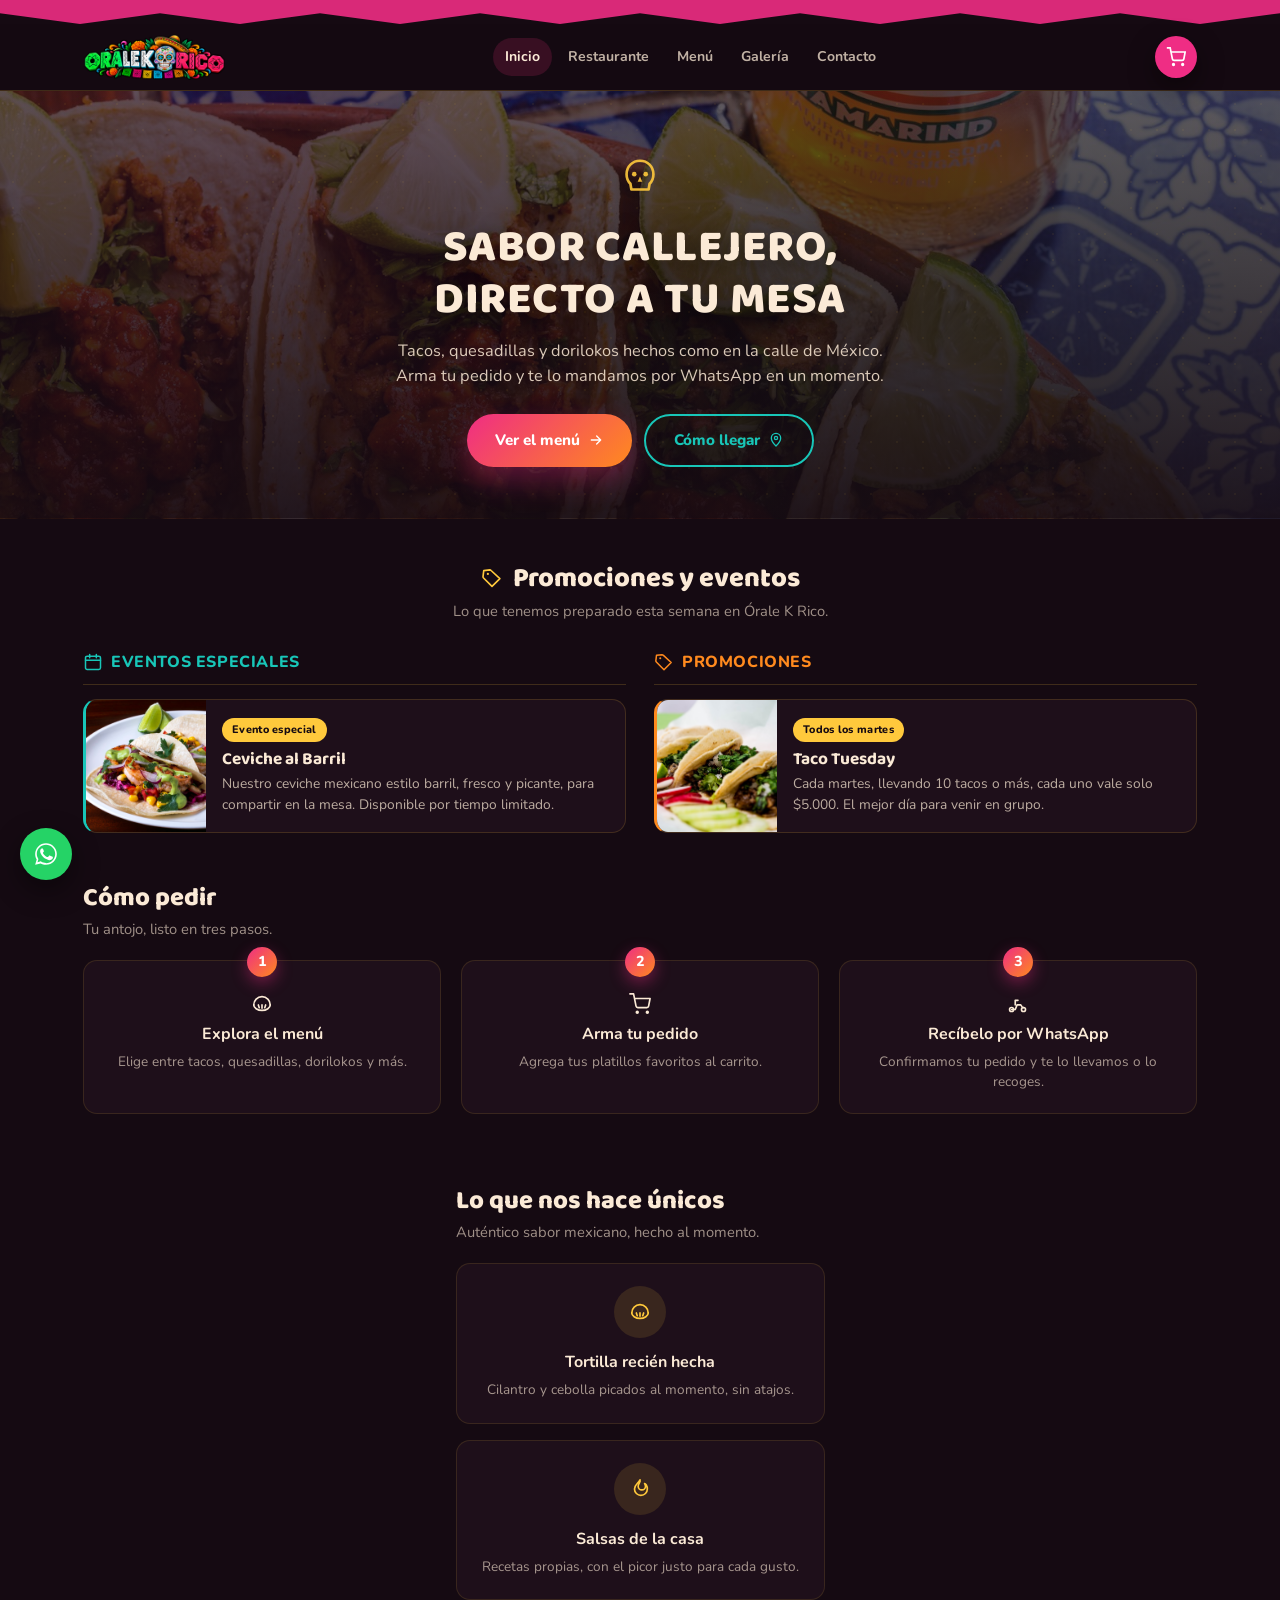
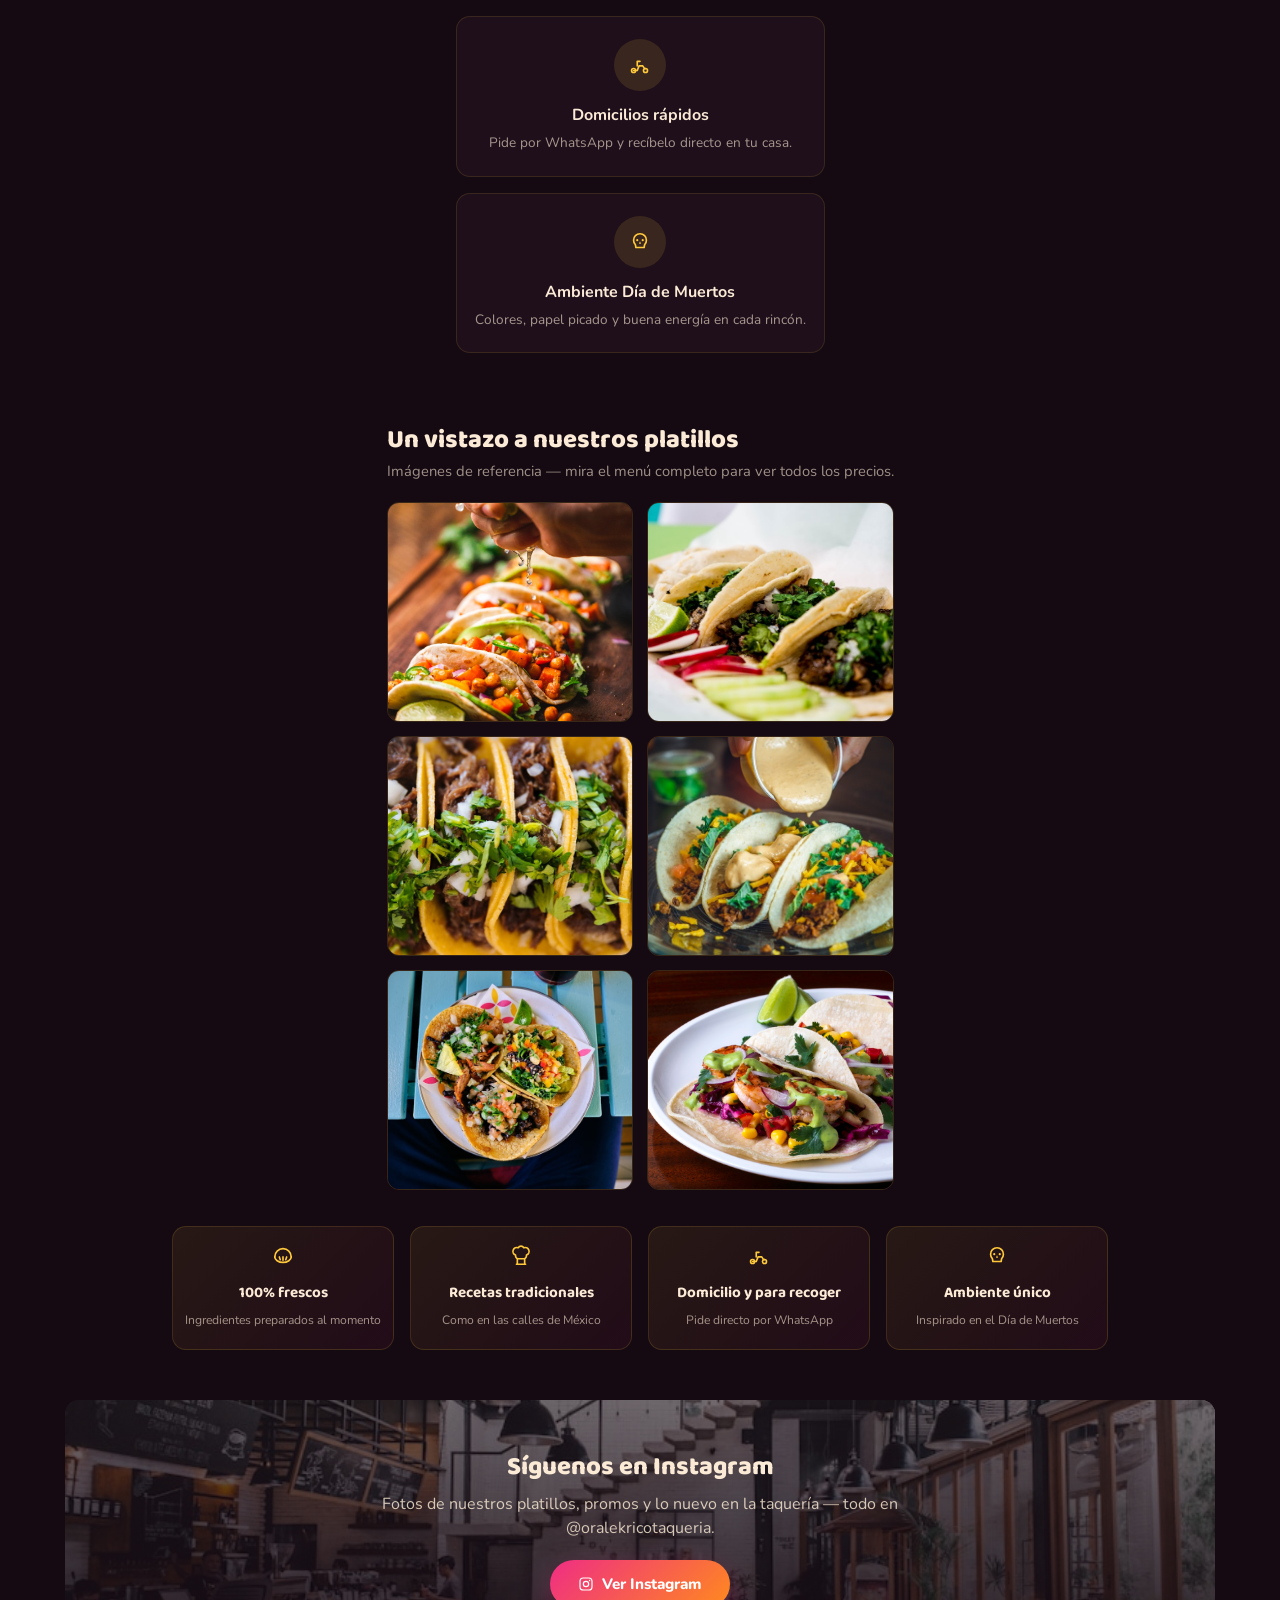
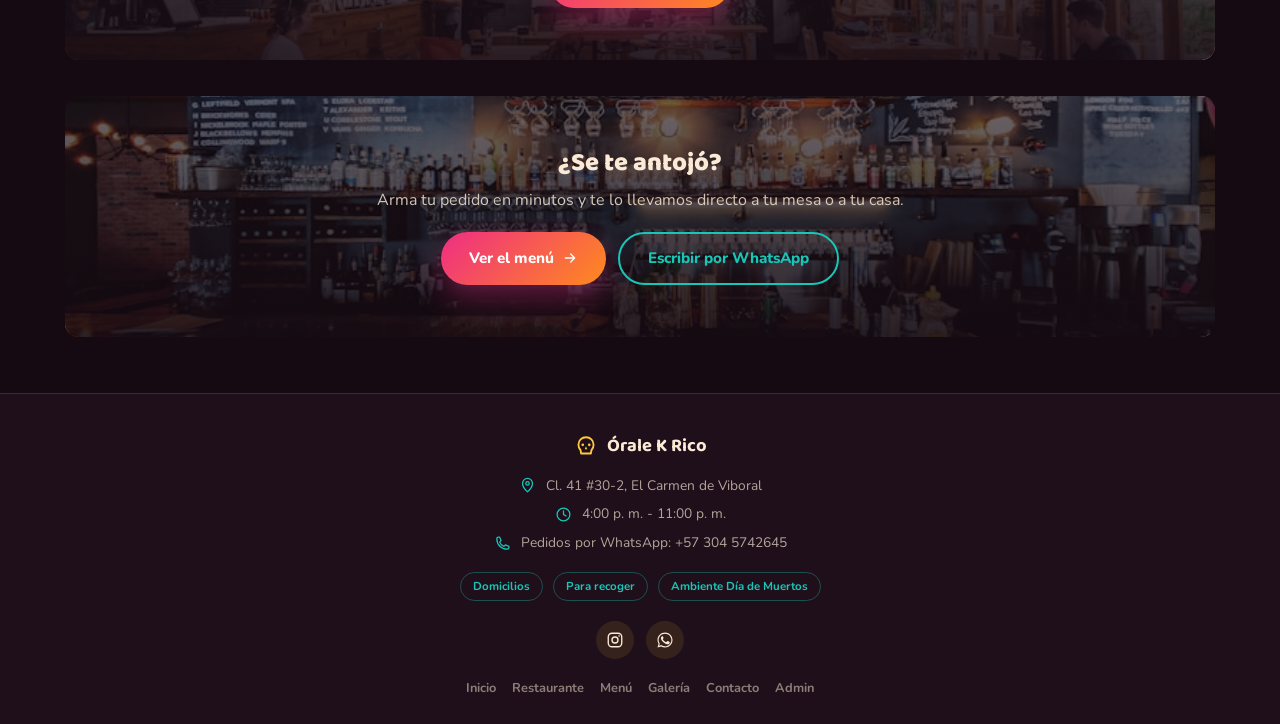
<file: index.html>
<!DOCTYPE html>
<html lang="es">
<head>
<meta charset="UTF-8">
<meta name="viewport" content="width=device-width, initial-scale=1.0">
<title>Órale K Rico | Taquería en El Carmen de Viboral</title>
<meta name="description" content="Tacos, quesadillas y dorilokos hechos como en la calle de México. Arma tu pedido y pídelo por WhatsApp en El Carmen de Viboral.">

<!-- ⚠️ Cuando tengas el dominio del sitio, reemplaza TU-DOMINIO-AQUI.com por el real en todas las páginas (busca y reemplaza) -->
<meta property="og:type" content="website">
<meta property="og:site_name" content="Órale K Rico">
<meta property="og:title" content="Órale K Rico | Taquería en El Carmen de Viboral">
<meta property="og:description" content="Tacos, quesadillas y dorilokos hechos como en la calle de México. Arma tu pedido y pídelo por WhatsApp.">
<meta property="og:image" content="https://TU-DOMINIO-AQUI.com/img/og-image.jpg">
<meta property="og:image:width" content="1200">
<meta property="og:image:height" content="630">
<meta property="og:url" content="https://TU-DOMINIO-AQUI.com/index.html">
<meta property="og:locale" content="es_CO">
<meta name="twitter:card" content="summary_large_image">
<meta name="twitter:title" content="Órale K Rico | Taquería en El Carmen de Viboral">
<meta name="twitter:description" content="Tacos, quesadillas y dorilokos hechos como en la calle de México.">
<meta name="twitter:image" content="https://TU-DOMINIO-AQUI.com/img/og-image.jpg">

<link rel="icon" type="image/png" href="img/favicon.png">
<link rel="apple-touch-icon" href="img/favicon.png">
<link rel="stylesheet" href="css/styles.css">
</head>
<body>

<div id="site-header"></div>

<section class="page-hero has-bg" style="--hero-img:url('/img/hero-tacos.jpg');">
  <div class="page-hero-inner">
    <svg class="eyebrow-skull" viewBox="0 0 24 24" fill="none" stroke="currentColor" stroke-width="1.4" stroke-linecap="round" stroke-linejoin="round">
      <path d="M12 3c-4 0-7 3-7 7 0 2.5 1 4 2 5l.5 3h9l.5-3c1-1 2-2.5 2-5 0-4-3-7-7-7z"/>
      <circle cx="9" cy="10" r="1.2" fill="currentColor" stroke="none"/>
      <circle cx="15" cy="10" r="1.2" fill="currentColor" stroke="none"/>
      <path d="M12 11.2 10.8 14h2.4z" fill="currentColor" stroke="none"/>
    </svg>
    <h1 id="heroTitle">SABOR CALLEJERO,<br>DIRECTO A TU MESA</h1>
    <p id="heroText">Tacos, quesadillas y dorilokos hechos como en la calle de México.</p>
    <div style="margin-top:26px; display:flex; gap:12px; justify-content:center; flex-wrap:wrap;">
      <a href="menu.html" class="cta-btn">Ver el menú
        <svg class="ic-svg sm" viewBox="0 0 24 24" fill="none" stroke="currentColor" stroke-width="2" stroke-linecap="round" stroke-linejoin="round"><path d="M5 12h14M13 6l6 6-6 6"/></svg>
      </a>
      <a href="contacto.html" class="cta-btn outline">Cómo llegar
        <svg class="ic-svg sm" viewBox="0 0 24 24" fill="none" stroke="currentColor" stroke-width="2" stroke-linecap="round" stroke-linejoin="round"><path d="M12 21s7-6.5 7-12a7 7 0 1 0-14 0c0 5.5 7 12 7 12z"/><circle cx="12" cy="9" r="2.4"/></svg>
      </a>
    </div>
  </div>
</section>

<!-- PROMOCIONES Y EVENTOS -->
<section class="promo-section">
  <div class="promo-head">
    <h2>
      <svg class="ic-svg" viewBox="0 0 24 24" fill="none" stroke="currentColor" stroke-width="1.8" stroke-linecap="round" stroke-linejoin="round"><path d="M20.6 12.6 12 21.2 2.8 12A2 2 0 0 1 2.2 10.6L3 4l6.6-.8A2 2 0 0 1 11 3.8L20.6 12.6z"/><circle cx="7.5" cy="7.5" r="1.2" fill="currentColor" stroke="none"/></svg>
      Promociones y eventos
    </h2>
    <p>Lo que tenemos preparado esta semana en Órale K Rico.</p>
  </div>
  <div class="promo-columns" id="promoColumns"></div>
</section>

<section class="section">
  <h2 class="section-title">Cómo pedir</h2>
  <p class="section-sub">Tu antojo, listo en tres pasos.</p>
  <div class="steps-grid">
    <div class="step-card">
      <div class="step-num">1</div>
      <div class="ic-badge"><svg class="ic-svg" viewBox="0 0 24 24" fill="none" stroke="currentColor" stroke-width="1.8" stroke-linecap="round" stroke-linejoin="round"><path d="M3 13c0-5 4-9 9-9s9 4 9 9"/><path d="M3 13c0 3 4 6 9 6s9-3 9-6"/><path d="M8 13l1 3M12 13v3.5M16 13l-1 3"/></svg></div>
      <h4>Explora el menú</h4><p>Elige entre tacos, quesadillas, dorilokos y más.</p>
    </div>
    <div class="step-card">
      <div class="step-num">2</div>
      <div class="ic-badge"><svg class="ic-svg" viewBox="0 0 24 24" fill="none" stroke="currentColor" stroke-width="1.8" stroke-linecap="round" stroke-linejoin="round"><circle cx="9" cy="21" r="1"/><circle cx="20" cy="21" r="1"/><path d="M1 1h4l2.68 13.39a2 2 0 0 0 2 1.61h9.72a2 2 0 0 0 2-1.61L23 6H6"/></svg></div>
      <h4>Arma tu pedido</h4><p>Agrega tus platillos favoritos al carrito.</p>
    </div>
    <div class="step-card">
      <div class="step-num">3</div>
      <div class="ic-badge"><svg class="ic-svg" viewBox="0 0 24 24" fill="none" stroke="currentColor" stroke-width="1.8" stroke-linecap="round" stroke-linejoin="round"><circle cx="5" cy="18" r="2.2"/><circle cx="18" cy="18" r="2.2"/><path d="M5 18h4l2-5h4l2 3h1"/><path d="M9 13V8h3"/></svg></div>
      <h4>Recíbelo por WhatsApp</h4><p>Confirmamos tu pedido y te lo llevamos o lo recoges.</p>
    </div>
  </div>
</section>

<section class="section">
  <h2 class="section-title">Lo que nos hace únicos</h2>
  <p class="section-sub">Auténtico sabor mexicano, hecho al momento.</p>
  <div class="feature-grid">
    <div class="feature-card">
      <div class="ic-badge"><svg class="ic-svg" viewBox="0 0 24 24" fill="none" stroke="currentColor" stroke-width="1.8" stroke-linecap="round" stroke-linejoin="round"><path d="M3 13c0-5 4-9 9-9s9 4 9 9"/><path d="M3 13c0 3 4 6 9 6s9-3 9-6"/><path d="M8 13l1 3M12 13v3.5M16 13l-1 3"/></svg></div>
      <h4>Tortilla recién hecha</h4><p>Cilantro y cebolla picados al momento, sin atajos.</p>
    </div>
    <div class="feature-card">
      <div class="ic-badge"><svg class="ic-svg" viewBox="0 0 24 24" fill="none" stroke="currentColor" stroke-width="1.8" stroke-linecap="round" stroke-linejoin="round"><path d="M12 2c1 3-2 4-2 7a4 4 0 0 0 8 0c0-1-.5-2-1-3 1 0 3 2 3 6a7 7 0 0 1-14 0c0-5 4-6 6-10z"/></svg></div>
      <h4>Salsas de la casa</h4><p>Recetas propias, con el picor justo para cada gusto.</p>
    </div>
    <div class="feature-card">
      <div class="ic-badge"><svg class="ic-svg" viewBox="0 0 24 24" fill="none" stroke="currentColor" stroke-width="1.8" stroke-linecap="round" stroke-linejoin="round"><circle cx="5" cy="18" r="2.2"/><circle cx="18" cy="18" r="2.2"/><path d="M5 18h4l2-5h4l2 3h1"/><path d="M9 13V8h3"/></svg></div>
      <h4>Domicilios rápidos</h4><p>Pide por WhatsApp y recíbelo directo en tu casa.</p>
    </div>
    <div class="feature-card">
      <div class="ic-badge"><svg class="ic-svg" viewBox="0 0 24 24" fill="none" stroke="currentColor" stroke-width="1.8" stroke-linecap="round" stroke-linejoin="round"><path d="M12 3c-4 0-7 3-7 7 0 2.5 1 4 2 5l.5 3h9l.5-3c1-1 2-2.5 2-5 0-4-3-7-7-7z"/><circle cx="9" cy="10" r="1.2" fill="currentColor" stroke="none"/><circle cx="15" cy="10" r="1.2" fill="currentColor" stroke="none"/><path d="M12 11.2 10.8 14h2.4z" fill="currentColor" stroke="none"/></svg></div>
      <h4>Ambiente Día de Muertos</h4><p>Colores, papel picado y buena energía en cada rincón.</p>
    </div>
  </div>
</section>

<section class="section">
  <h2 class="section-title">Un vistazo a nuestros platillos</h2>
  <p class="section-sub">Imágenes de referencia — mira el menú completo para ver todos los precios.</p>
  <div class="photo-grid">
    <img src="img/taco-lima.jpg" alt="Tacos mexicanos con limón" loading="lazy">
    <img src="img/tacos-detalle.jpg" alt="Tacos con cilantro y cebolla" loading="lazy">
    <img src="img/birria-tacos.jpg" alt="Tacos de birria" loading="lazy">
    <img src="img/tacos-salsa.jpg" alt="Tacos con salsa de la casa" loading="lazy">
    <img src="img/tacos-mesa.jpg" alt="Tacos servidos en mesa" loading="lazy">
    <img src="img/tacos-camaron.jpg" alt="Tacos gourmet" loading="lazy">
  </div>
</section>

<div class="stats-bar">
  <div class="stat-item">
    <svg class="ic-svg stat-ic" viewBox="0 0 24 24" fill="none" stroke="currentColor" stroke-width="1.8" stroke-linecap="round" stroke-linejoin="round"><path d="M3 13c0-5 4-9 9-9s9 4 9 9"/><path d="M3 13c0 3 4 6 9 6s9-3 9-6"/><path d="M8 13l1 3M12 13v3.5M16 13l-1 3"/></svg>
    <strong>100% frescos</strong><span>Ingredientes preparados al momento</span>
  </div>
  <div class="stat-item">
    <svg class="ic-svg stat-ic" viewBox="0 0 24 24" fill="none" stroke="currentColor" stroke-width="1.8" stroke-linecap="round" stroke-linejoin="round"><path d="M7 21h10M8 21v-6M16 21v-6M6 11a4 4 0 0 1 3-8 3.5 3.5 0 0 1 6 0 4 4 0 0 1 3 8c0 2-1 4-3 4H9c-2 0-3-2-3-4z"/></svg>
    <strong>Recetas tradicionales</strong><span>Como en las calles de México</span>
  </div>
  <div class="stat-item">
    <svg class="ic-svg stat-ic" viewBox="0 0 24 24" fill="none" stroke="currentColor" stroke-width="1.8" stroke-linecap="round" stroke-linejoin="round"><circle cx="5" cy="18" r="2.2"/><circle cx="18" cy="18" r="2.2"/><path d="M5 18h4l2-5h4l2 3h1"/><path d="M9 13V8h3"/></svg>
    <strong>Domicilio y para recoger</strong><span>Pide directo por WhatsApp</span>
  </div>
  <div class="stat-item">
    <svg class="ic-svg stat-ic" viewBox="0 0 24 24" fill="none" stroke="currentColor" stroke-width="1.8" stroke-linecap="round" stroke-linejoin="round"><path d="M12 3c-4 0-7 3-7 7 0 2.5 1 4 2 5l.5 3h9l.5-3c1-1 2-2.5 2-5 0-4-3-7-7-7z"/><circle cx="9" cy="10" r="1.2" fill="currentColor" stroke="none"/><circle cx="15" cy="10" r="1.2" fill="currentColor" stroke="none"/><path d="M12 11.2 10.8 14h2.4z" fill="currentColor" stroke="none"/></svg>
    <strong>Ambiente único</strong><span>Inspirado en el Día de Muertos</span>
  </div>
</div>

<div class="section-wrap">
  <div class="banner-cta" style="background-image:url('img/restaurante-ambiente2.jpg');">
    <div class="banner-cta-inner">
      <h2>Síguenos en Instagram</h2>
      <p id="instaCtaText">Fotos de nuestros platillos, promos y lo nuevo en la taquería — todo en @oralekricotaqueria.</p>
      <div class="btn-row">
        <a id="instaCtaBtn" class="cta-btn" target="_blank" rel="noopener">
          <svg class="ic-svg sm" viewBox="0 0 24 24" fill="none" stroke="currentColor" stroke-width="1.8"><rect x="3" y="3" width="18" height="18" rx="5"/><circle cx="12" cy="12" r="4"/><circle cx="17.4" cy="6.6" r="1.1" fill="currentColor" stroke="none"/></svg>
          Ver Instagram
        </a>
      </div>
    </div>
  </div>
</div>

<div class="section-wrap" style="padding-top:0;">
  <div class="banner-cta" style="background-image:url('img/restaurante-barra.jpg');">
    <div class="banner-cta-inner">
      <h2>¿Se te antojó?</h2>
      <p>Arma tu pedido en minutos y te lo llevamos directo a tu mesa o a tu casa.</p>
      <div class="btn-row">
        <a href="menu.html" class="cta-btn">Ver el menú
          <svg class="ic-svg sm" viewBox="0 0 24 24" fill="none" stroke="currentColor" stroke-width="2" stroke-linecap="round" stroke-linejoin="round"><path d="M5 12h14M13 6l6 6-6 6"/></svg>
        </a>
        <a id="ctaWaLink" class="cta-btn outline" target="_blank" rel="noopener">Escribir por WhatsApp</a>
      </div>
    </div>
  </div>
</div>

<div id="site-footer"></div>

<div class="overlay" id="overlay"></div>
<aside class="drawer" id="drawer" aria-label="Carrito de compra">
  <div class="drawer-head"><h3 id="drawerTitle">Tu pedido</h3><button class="close-btn" id="closeDrawerBtn">✕</button></div>
  <div class="drawer-body" id="cartView">
    <div class="empty-cart" id="emptyCart">Aún no has agregado nada.<br>Ve al menú y arma tu antojo.<br><br><a href="menu.html" class="cta-btn" style="margin-top:10px;">Ir al menú</a></div>
    <div id="cartLines"></div>
  </div>
  <div class="drawer-foot" id="cartFoot" style="display:none;">
    <div class="subtotal-row"><span>Total</span><span id="subtotalVal">$0</span></div>
    <a href="menu.html" class="checkout-btn" style="display:block; text-align:center; text-decoration:none;">Ir al menú a continuar ➜</a>
  </div>
</aside>

<script src="js/data.js"></script>
<script src="js/app.js"></script>
<script>
  document.addEventListener('DOMContentLoaded', ()=>{
    const s = okrGetSettings();
    document.getElementById('heroTitle').innerHTML = s.heroTitle || 'SABOR CALLEJERO,<br>DIRECTO A TU MESA';
    document.getElementById('heroText').textContent = s.heroText;

    document.getElementById('ctaWaLink').href = `https://wa.me/${s.whatsapp}`;
    const instaSection = document.getElementById('instaCtaBtn').closest('.section-wrap');
    if(s.instagram){
      document.getElementById('instaCtaBtn').href = s.instagram;
      document.getElementById('instaCtaText').textContent = `Fotos de nuestros platillos, promos y lo nuevo en la taquería — todo en ${s.instagram.replace(/https?:\/\/(www\.)?instagram\.com\//,'@').replace(/\/?\?.*$/,'')}.`;
    } else if(instaSection){
      instaSection.classList.add('hidden');
    }

    const allPromos = okrGetPromos().filter(p=>p.active);
    const events = allPromos.filter(p=>p.type!=='promo');
    const deals = allPromos.filter(p=>p.type==='promo');

    function renderPromoCard(p, cls){
      return `
        <div class="promo-card ${cls}">
          ${p.img ? `<img src="${p.img}" alt="${p.title}">` : ''}
          <div class="promo-card-body">
            <span class="promo-badge">${p.badge}</span>
            <h3>${p.title}</h3>
            <p>${p.desc}</p>
          </div>
        </div>`;
    }

    document.getElementById('promoColumns').innerHTML = `
      <div class="promo-col">
        <div class="promo-col-title events">
          <svg class="ic-svg" viewBox="0 0 24 24" fill="none" stroke="currentColor" stroke-width="1.8" stroke-linecap="round" stroke-linejoin="round"><rect x="3" y="5" width="18" height="16" rx="2"/><path d="M3 10h18M8 3v4M16 3v4"/></svg>
          Eventos especiales
        </div>
        <div class="promo-col-list">
          ${events.length ? events.map(p=>renderPromoCard(p,'events')).join('') : '<p class="promo-empty">Por ahora no hay eventos activos. Vuelve pronto.</p>'}
        </div>
      </div>
      <div class="promo-col">
        <div class="promo-col-title deals">
          <svg class="ic-svg" viewBox="0 0 24 24" fill="none" stroke="currentColor" stroke-width="1.8" stroke-linecap="round" stroke-linejoin="round"><path d="M20.6 12.6 12 21.2 2.8 12A2 2 0 0 1 2.2 10.6L3 4l6.6-.8A2 2 0 0 1 11 3.8L20.6 12.6z"/><circle cx="7.5" cy="7.5" r="1.2" fill="currentColor" stroke="none"/></svg>
          Promociones
        </div>
        <div class="promo-col-list">
          ${deals.length ? deals.map(p=>renderPromoCard(p,'deals')).join('') : '<p class="promo-empty">Por ahora no hay promociones activas. Vuelve pronto.</p>'}
        </div>
      </div>
    `;
  });
</script>
</body>
</html>
</file>
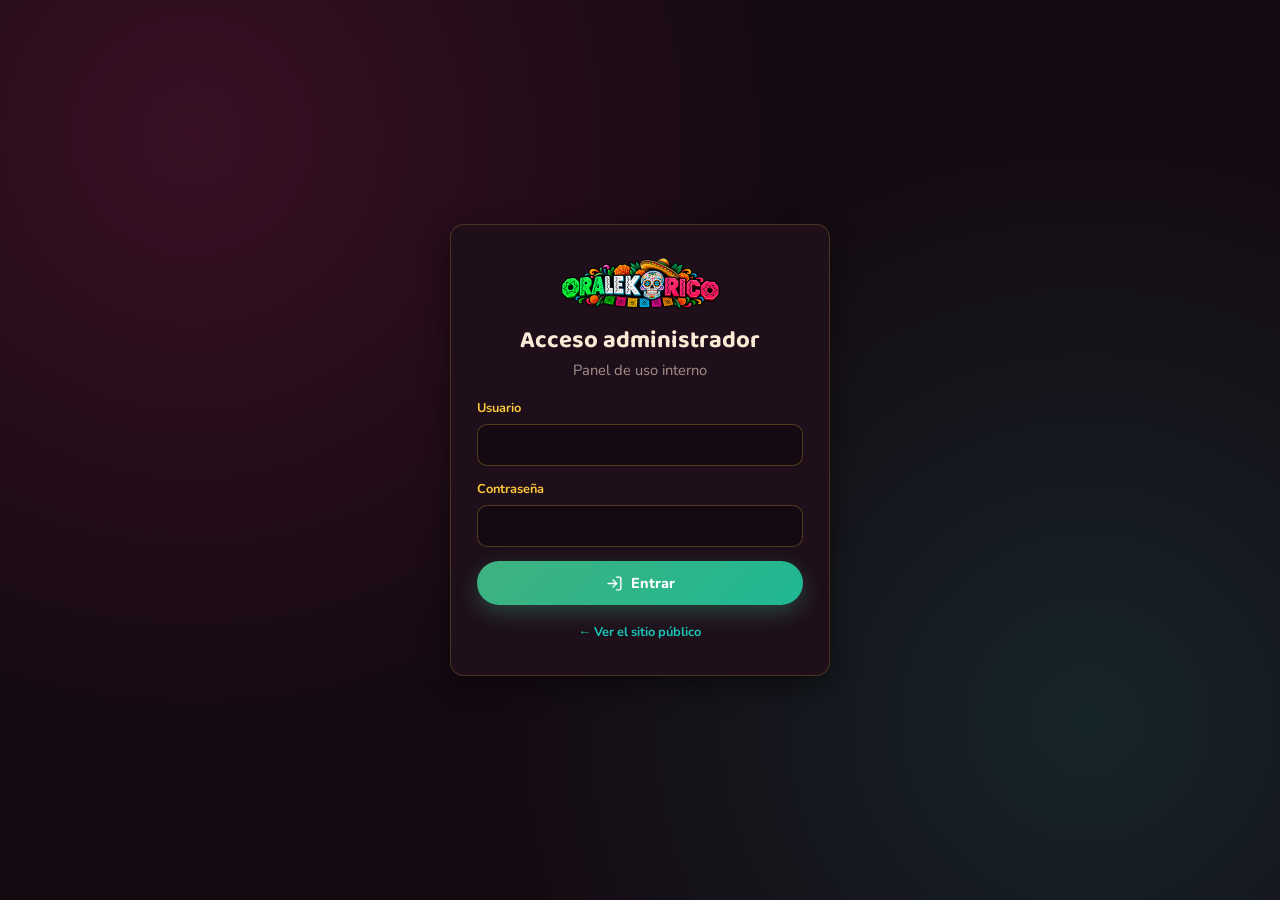
<file: admin.html>
<!DOCTYPE html>
<html lang="es">
<head>
<meta charset="UTF-8">
<meta name="viewport" content="width=device-width, initial-scale=1.0">
<title>Panel de administrador | Órale K Rico</title>
<meta name="robots" content="noindex, nofollow">
<link rel="icon" type="image/png" href="img/favicon.png">
<link rel="apple-touch-icon" href="img/favicon.png">
<link rel="stylesheet" href="css/styles.css">
</head>
<body>

<div class="admin-login-wrap" id="loginBox">
  <div class="admin-login">
    <img src="img/logo.png" alt="Órale K Rico" class="admin-login-logo">
    <h2>Acceso administrador</h2>
    <p class="section-sub" style="text-align:center; margin-bottom:18px;">Panel de uso interno</p>
    <div class="form-group"><label>Usuario</label><input type="text" id="loginUser" autocomplete="username"></div>
    <div class="form-group"><label>Contraseña</label><input type="password" id="loginPass" autocomplete="current-password"></div>
    <button class="save-btn" id="loginBtn" style="width:100%;">
      <svg viewBox="0 0 24 24" fill="none" stroke="currentColor" stroke-width="2" stroke-linecap="round" stroke-linejoin="round"><path d="M15 3h4a2 2 0 0 1 2 2v14a2 2 0 0 1-2 2h-4"/><path d="M10 17l5-5-5-5"/><path d="M15 12H3"/></svg>
      Entrar
    </button>
    <div class="login-error hidden" id="loginError">Usuario o contraseña incorrectos.</div>
    <a href="index.html" class="admin-sidebar-link" style="display:block; text-align:center; margin-top:18px;">← Ver el sitio público</a>
  </div>
</div>

<div class="admin-shell hidden" id="adminShell">
<div class="admin-layout">

  <aside class="admin-sidebar">
    <div class="admin-sidebar-brand">
      <img src="img/logo.png" alt="Órale K Rico" class="admin-sidebar-logo">
      <span>Uso interno</span>
    </div>
    <nav class="admin-nav">
      <button class="active" data-tab="resumen">
        <svg viewBox="0 0 24 24" fill="none" stroke="currentColor" stroke-width="1.8" stroke-linecap="round" stroke-linejoin="round"><rect x="3" y="3" width="8" height="8" rx="1.5"/><rect x="13" y="3" width="8" height="8" rx="1.5"/><rect x="3" y="13" width="8" height="8" rx="1.5"/><rect x="13" y="13" width="8" height="8" rx="1.5"/></svg>
        Resumen
      </button>
      <button data-tab="general">
        <svg viewBox="0 0 24 24" fill="none" stroke="currentColor" stroke-width="1.8" stroke-linecap="round" stroke-linejoin="round"><circle cx="12" cy="12" r="3"/><path d="M19.4 15a1.7 1.7 0 0 0 .3 1.9l.1.1a2 2 0 1 1-2.8 2.8l-.1-.1a1.7 1.7 0 0 0-1.9-.3 1.7 1.7 0 0 0-1 1.5V21a2 2 0 1 1-4 0v-.1a1.7 1.7 0 0 0-1-1.6 1.7 1.7 0 0 0-1.9.3l-.1.1a2 2 0 1 1-2.8-2.8l.1-.1a1.7 1.7 0 0 0 .3-1.9 1.7 1.7 0 0 0-1.5-1H3a2 2 0 1 1 0-4h.1a1.7 1.7 0 0 0 1.6-1 1.7 1.7 0 0 0-.3-1.9l-.1-.1a2 2 0 1 1 2.8-2.8l.1.1a1.7 1.7 0 0 0 1.9.3H9a1.7 1.7 0 0 0 1-1.5V3a2 2 0 1 1 4 0v.1a1.7 1.7 0 0 0 1 1.5 1.7 1.7 0 0 0 1.9-.3l.1-.1a2 2 0 1 1 2.8 2.8l-.1.1a1.7 1.7 0 0 0-.3 1.9V9a1.7 1.7 0 0 0 1.5 1H21a2 2 0 1 1 0 4h-.1a1.7 1.7 0 0 0-1.5 1z"/></svg>
        General
      </button>
      <button data-tab="promos">
        <svg viewBox="0 0 24 24" fill="none" stroke="currentColor" stroke-width="1.8" stroke-linecap="round" stroke-linejoin="round"><path d="M20.6 12.6 12 21.2 2.8 12A2 2 0 0 1 2.2 10.6L3 4l6.6-.8A2 2 0 0 1 11 3.8L20.6 12.6z"/><circle cx="7.5" cy="7.5" r="1.2" fill="currentColor" stroke="none"/></svg>
        Promociones
      </button>
      <button data-tab="menu">
        <svg viewBox="0 0 24 24" fill="none" stroke="currentColor" stroke-width="1.8" stroke-linecap="round" stroke-linejoin="round"><path d="M4 6h16M4 12h16M4 18h10"/></svg>
        Menú
      </button>
      <button data-tab="galeria">
        <svg viewBox="0 0 24 24" fill="none" stroke="currentColor" stroke-width="1.8" stroke-linecap="round" stroke-linejoin="round"><rect x="3" y="3" width="18" height="18" rx="2"/><circle cx="8.5" cy="8.5" r="1.5"/><path d="m21 15-5-5L5 21"/></svg>
        Galería
      </button>
    </nav>
    <div class="admin-sidebar-foot">
      <button class="ghost-btn" id="logoutBtn" style="width:100%;">
        <svg viewBox="0 0 24 24" fill="none" stroke="currentColor" stroke-width="2" stroke-linecap="round" stroke-linejoin="round"><path d="M9 21H5a2 2 0 0 1-2-2V5a2 2 0 0 1 2-2h4"/><path d="M16 17l5-5-5-5"/><path d="M21 12H9"/></svg>
        Cerrar sesión
      </button>
      <a href="index.html" class="admin-sidebar-link">← Ver el sitio público</a>
    </div>
  </aside>

  <main class="admin-main">

  <!-- RESUMEN -->
  <div class="admin-panel active" id="panel-resumen">
    <h1 class="admin-page-title">Resumen</h1>
    <p class="section-sub" style="margin-bottom:20px;">Un vistazo rápido a lo que tienes cargado en el sitio.</p>
    <div class="dash-stats" id="dashStats"></div>

    <div class="admin-card">
      <h3>Accesos rápidos</h3>
      <div class="dash-quicklinks">
        <a class="dash-quicklink" href="index.html" target="_blank" rel="noopener">
          <svg viewBox="0 0 24 24" fill="none" stroke="currentColor" stroke-width="1.8" stroke-linecap="round" stroke-linejoin="round"><path d="M3 11l9-7 9 7"/><path d="M5 10v9a1 1 0 0 0 1 1h4v-6h4v6h4a1 1 0 0 0 1-1v-9"/></svg>
          Ver sitio público
        </a>
        <a class="dash-quicklink" href="menu.html" target="_blank" rel="noopener">
          <svg viewBox="0 0 24 24" fill="none" stroke="currentColor" stroke-width="1.8" stroke-linecap="round" stroke-linejoin="round"><path d="M4 6h16M4 12h16M4 18h10"/></svg>
          Ver menú público
        </a>
        <a class="dash-quicklink" id="dashWaLink" target="_blank" rel="noopener">
          <svg viewBox="0 0 24 24" fill="currentColor"><path d="M17.5 14.4c-.3-.2-1.8-.9-2-1-.3-.1-.5-.2-.7.1-.2.3-.8 1-.9 1.2-.2.2-.3.2-.6.1-.3-.2-1.3-.5-2.4-1.5-.9-.8-1.5-1.8-1.7-2.1-.2-.3 0-.5.1-.6.1-.1.3-.3.4-.5.1-.2.2-.3.3-.5.1-.2 0-.4 0-.5C10 9 9.5 7.8 9.3 7.3c-.2-.5-.4-.4-.5-.4h-.5c-.2 0-.5.1-.7.3-.3.3-1 1-1 2.4s1 2.8 1.2 3c.1.2 2 3.1 4.9 4.3.7.3 1.2.5 1.6.6.7.2 1.3.2 1.8.1.6-.1 1.8-.7 2-1.4.3-.7.3-1.3.2-1.4-.1-.1-.3-.2-.6-.4z"/><path d="M12 2C6.5 2 2 6.5 2 12c0 1.9.5 3.6 1.4 5.1L2 22l5-1.3c1.4.8 3.1 1.2 5 1.2 5.5 0 10-4.5 10-10S17.5 2 12 2z"/></svg>
          Abrir WhatsApp del negocio
        </a>
        <button class="dash-quicklink" data-goto="promos" type="button">
          <svg viewBox="0 0 24 24" fill="none" stroke="currentColor" stroke-width="1.8" stroke-linecap="round" stroke-linejoin="round"><path d="M20.6 12.6 12 21.2 2.8 12A2 2 0 0 1 2.2 10.6L3 4l6.6-.8A2 2 0 0 1 11 3.8L20.6 12.6z"/></svg>
          Gestionar promociones
        </button>
      </div>
    </div>
  </div>

  <!-- GENERAL -->
  <div class="admin-panel" id="panel-general">
    <div class="admin-card">
      <h3>Información del negocio</h3>
      <div class="form-group"><label>Nombre del restaurante</label><input type="text" id="fName"></div>
      <div class="form-group"><label>Frase / tagline (aparece bajo el logo)</label><input type="text" id="fTagline"></div>
      <div class="form-group"><label>Texto del inicio (hero)</label><textarea id="fHeroText" rows="2"></textarea></div>
      <div class="form-group"><label>Texto "Nuestra historia" (página Restaurante)</label><textarea id="fAboutText" rows="4"></textarea></div>
    </div>
    <div class="admin-card">
      <h3>Datos de contacto</h3>
      <div class="form-group"><label>Número de WhatsApp (solo números, con indicativo 57)</label><input type="text" id="fWhatsapp"></div>
      <div class="form-group"><label>Teléfono para mostrar</label><input type="text" id="fPhone"></div>
      <div class="form-group"><label>Dirección</label><input type="text" id="fAddress"></div>
      <div class="form-group"><label>Horario</label><input type="text" id="fHours"></div>
      <div class="form-group"><label>Instagram (link completo, opcional)</label><input type="text" id="fInstagram" placeholder="https://instagram.com/tu_usuario"></div>
      <div class="form-group"><label>Facebook (link completo, opcional)</label><input type="text" id="fFacebook"></div>
    </div>
    <div class="admin-card">
      <h3>Domicilio</h3>
      <div class="form-group"><label>Valor del domicilio ($)</label><input type="number" id="fDeliveryFee"></div>
    </div>
    <button class="save-btn" id="saveGeneralBtn">
      <svg viewBox="0 0 24 24" fill="none" stroke="currentColor" stroke-width="2" stroke-linecap="round" stroke-linejoin="round"><path d="M19 21H5a2 2 0 0 1-2-2V5a2 2 0 0 1 2-2h11l5 5v11a2 2 0 0 1-2 2z"/><path d="M17 21v-8H7v8M7 3v5h8"/></svg>
      Guardar cambios generales
    </button>
  </div>

  <!-- PROMOS -->
  <div class="admin-panel" id="panel-promos">
    <div class="admin-card">
      <h3>Promociones y eventos (se muestran en el Inicio)</h3>
      <div id="promoList"></div>
      <button class="ghost-btn" id="addPromoBtn" style="margin-top:10px;">
        <svg viewBox="0 0 24 24" fill="none" stroke="currentColor" stroke-width="2.4" stroke-linecap="round" stroke-linejoin="round"><path d="M12 5v14M5 12h14"/></svg>
        Agregar promoción
      </button>
    </div>
    <button class="save-btn" id="savePromosBtn">
      <svg viewBox="0 0 24 24" fill="none" stroke="currentColor" stroke-width="2" stroke-linecap="round" stroke-linejoin="round"><path d="M19 21H5a2 2 0 0 1-2-2V5a2 2 0 0 1 2-2h11l5 5v11a2 2 0 0 1-2 2z"/><path d="M17 21v-8H7v8M7 3v5h8"/></svg>
      Guardar promociones
    </button>
  </div>

  <!-- MENU -->
  <div class="admin-panel" id="panel-menu">
    <div class="admin-card">
      <div class="admin-tabs" id="menuCatTabs"></div>
      <div id="menuCatContent"></div>
    </div>
    <button class="save-btn" id="saveMenuBtn">
      <svg viewBox="0 0 24 24" fill="none" stroke="currentColor" stroke-width="2" stroke-linecap="round" stroke-linejoin="round"><path d="M19 21H5a2 2 0 0 1-2-2V5a2 2 0 0 1 2-2h11l5 5v11a2 2 0 0 1-2 2z"/><path d="M17 21v-8H7v8M7 3v5h8"/></svg>
      Guardar menú
    </button>
  </div>

  <!-- GALERIA -->
  <div class="admin-panel" id="panel-galeria">
    <div class="admin-card">
      <h3>Fotos de la galería</h3>
      <label class="file-btn">Subir fotos (cámara o galería)
        <input type="file" id="galleryUpload" accept="image/*" multiple>
      </label>
      <p class="section-sub" style="margin-top:10px;">Puedes seleccionar varias fotos a la vez. Se comprimen automáticamente para no llenar el almacenamiento.</p>
      <div class="admin-gallery-grid" id="adminGalleryGrid" style="margin-top:16px;"></div>
    </div>
  </div>

  </main>
</div>
</div>

<div class="toast" id="toast">Guardado ✓</div>

<script src="js/data.js"></script>
<script src="js/app.js"></script>
<script>
  document.addEventListener('DOMContentLoaded', ()=>{

    function showToast(msg){
      const t = document.getElementById('toast');
      t.textContent = msg || 'Guardado ✓';
      t.classList.add('show');
      setTimeout(()=>t.classList.remove('show'), 2200);
    }

    /* ---------- LOGIN ---------- */
    const loginBox = document.getElementById('loginBox');
    const adminShell = document.getElementById('adminShell');
    function checkAuth(){
      if(okrIsAdminLoggedIn()){
        loginBox.classList.add('hidden');
        adminShell.classList.remove('hidden');
        loadAllPanels();
      } else {
        loginBox.classList.remove('hidden');
        adminShell.classList.add('hidden');
      }
    }
    document.getElementById('loginBtn').addEventListener('click', ()=>{
      const user = document.getElementById('loginUser').value.trim();
      const pass = document.getElementById('loginPass').value;
      if(okrAdminLogin(user, pass)){
        document.getElementById('loginError').classList.add('hidden');
        checkAuth();
      } else {
        document.getElementById('loginError').classList.remove('hidden');
      }
    });
    document.getElementById('loginPass').addEventListener('keydown', (e)=>{ if(e.key==='Enter') document.getElementById('loginBtn').click(); });
    document.getElementById('logoutBtn').addEventListener('click', ()=>{ okrAdminLogout(); checkAuth(); });

    /* ---------- NAV ---------- */
    function goToTab(tab){
      document.querySelectorAll('.admin-nav > button').forEach(b=>b.classList.toggle('active', b.dataset.tab===tab));
      document.querySelectorAll('.admin-panel').forEach(p=>p.classList.remove('active'));
      document.getElementById('panel-'+tab).classList.add('active');
      document.querySelector('.admin-main').scrollTo({top:0});
    }
    document.querySelectorAll('.admin-nav > button').forEach(btn=>{
      btn.addEventListener('click', ()=> goToTab(btn.dataset.tab));
    });
    document.querySelectorAll('[data-goto]').forEach(btn=>{
      btn.addEventListener('click', ()=> goToTab(btn.dataset.goto));
    });

    function loadAllPanels(){
      loadGeneral();
      loadPromos();
      loadMenu();
      loadGallery();
      renderDashboard();
    }

    /* ---------- RESUMEN / DASHBOARD ---------- */
    function renderDashboard(){
      const s = okrGetSettings();
      const menu = okrGetMenu();
      const itemCount = Object.values(menu).reduce((sum, arr)=> sum + arr.length, 0);
      const catCount = Object.keys(menu).length;
      const activePromos = okrGetPromos().filter(p=>p.active).length;
      const galleryCount = okrGetGallery().length;

      document.getElementById('dashStats').innerHTML = `
        <div class="dash-stat-card"><div class="dash-num">${itemCount}</div><div class="dash-label">Platillos en el menú</div></div>
        <div class="dash-stat-card"><div class="dash-num">${catCount}</div><div class="dash-label">Categorías</div></div>
        <div class="dash-stat-card"><div class="dash-num">${activePromos}</div><div class="dash-label">Promociones activas</div></div>
        <div class="dash-stat-card"><div class="dash-num">${galleryCount}</div><div class="dash-label">Fotos en galería</div></div>
      `;
      document.getElementById('dashWaLink').href = `https://wa.me/${s.whatsapp}`;
    }

    /* ---------- GENERAL ---------- */
    function loadGeneral(){
      const s = okrGetSettings();
      fName.value = s.name; fTagline.value = s.tagline;
      fHeroText.value = s.heroText; fAboutText.value = s.aboutText;
      fWhatsapp.value = s.whatsapp; fPhone.value = s.phone;
      fAddress.value = s.address; fHours.value = s.hours;
      fInstagram.value = s.instagram || ''; fFacebook.value = s.facebook || '';
      fDeliveryFee.value = s.deliveryFee;
    }
    document.getElementById('saveGeneralBtn').addEventListener('click', ()=>{
      const s = okrGetSettings();
      s.name = fName.value.trim() || s.name;
      s.tagline = fTagline.value.trim();
      s.heroText = fHeroText.value.trim();
      s.aboutText = fAboutText.value.trim();
      s.whatsapp = fWhatsapp.value.trim().replace(/\D/g,'');
      s.phone = fPhone.value.trim();
      s.address = fAddress.value.trim();
      s.hours = fHours.value.trim();
      s.instagram = fInstagram.value.trim();
      s.facebook = fFacebook.value.trim();
      s.deliveryFee = Number(fDeliveryFee.value) || 0;
      if(okrSetSettings(s)){ showToast('Datos generales guardados ✓'); }
    });

    /* ---------- PROMOS ---------- */
    let promosState = [];
    function loadPromos(){
      promosState = JSON.parse(JSON.stringify(okrGetPromos()));
      renderPromoList();
    }
    function renderPromoList(){
      const list = document.getElementById('promoList');
      if(promosState.length===0){
        list.innerHTML = '<p class="section-sub">No hay promociones. Agrega la primera.</p>';
        return;
      }
      list.innerHTML = promosState.map((p,i)=>`
        <div class="admin-item-row" data-i="${i}">
          <img src="${p.img || ''}" alt="">
          <div class="admin-item-fields">
            <div style="display:flex; gap:8px;">
              <select class="p-type" style="max-width:200px;">
                <option value="evento" ${p.type!=='promo'?'selected':''}>Evento especial</option>
                <option value="promo" ${p.type==='promo'?'selected':''}>Promoción recurrente</option>
              </select>
              <input type="text" class="p-badge" value="${p.badge}" placeholder="Etiqueta (ej: Todos los martes)">
            </div>
            <input type="text" class="p-title" value="${p.title}" placeholder="Título">
            <textarea class="p-desc" rows="2" placeholder="Descripción">${p.desc}</textarea>
            <label class="file-btn" style="width:fit-content;">Cambiar imagen<input type="file" class="p-img" accept="image/*"></label>
            <label style="font-size:.8rem; display:flex; align-items:center; gap:6px;">
              <input type="checkbox" class="p-active" ${p.active?'checked':''} style="width:auto;"> Promoción activa (visible en el Inicio)
            </label>
          </div>
          <div class="admin-row-actions">
            <button class="danger-btn del-promo"><svg viewBox="0 0 24 24" fill="none" stroke="currentColor" stroke-width="2" stroke-linecap="round" stroke-linejoin="round"><path d="M3 6h18M8 6V4a1 1 0 0 1 1-1h6a1 1 0 0 1 1 1v2m2 0-1 14a2 2 0 0 1-2 2H8a2 2 0 0 1-2-2L5 6"/></svg>Eliminar</button>
          </div>
        </div>
      `).join('');

      list.querySelectorAll('.admin-item-row').forEach(row=>{
        const i = Number(row.dataset.i);
        row.querySelector('.p-type').addEventListener('change', e=> promosState[i].type = e.target.value);
        row.querySelector('.p-badge').addEventListener('input', e=> promosState[i].badge = e.target.value);
        row.querySelector('.p-title').addEventListener('input', e=> promosState[i].title = e.target.value);
        row.querySelector('.p-desc').addEventListener('input', e=> promosState[i].desc = e.target.value);
        row.querySelector('.p-active').addEventListener('change', e=> promosState[i].active = e.target.checked);
        row.querySelector('.p-img').addEventListener('change', async (e)=>{
          const file = e.target.files[0];
          if(!file) return;
          promosState[i].img = await okrCompressImage(file, 700);
          renderPromoList();
        });
        row.querySelector('.del-promo').addEventListener('click', async ()=>{
          const ok = await okrConfirm(`Vas a quitar "${promosState[i].title}" de las promociones.`, {danger:true, title:'Eliminar promoción', confirmText:'Eliminar'});
          if(!ok) return;
          promosState.splice(i,1);
          renderPromoList();
        });
      });
    }
    document.getElementById('addPromoBtn').addEventListener('click', async ()=>{
      const ok = await okrConfirm('Se agregará una nueva promoción a la lista.', {title:'Agregar promoción', confirmText:'Agregar'});
      if(!ok) return;
      promosState.push({id:okrUid('promo'), type:'evento', badge:'Nueva promo', title:'Título de la promo', desc:'Descripción de la promoción.', img:'', active:true});
      renderPromoList();
    });
    document.getElementById('savePromosBtn').addEventListener('click', ()=>{
      if(okrSetPromos(promosState)) showToast('Promociones guardadas ✓');
    });

    /* ---------- MENU ---------- */
    let menuState = {};
    let activeMenuCat = 'tacos';
    function loadMenu(){
      menuState = JSON.parse(JSON.stringify(okrGetMenu()));
      const tabsEl = document.getElementById('menuCatTabs');
      tabsEl.innerHTML = Object.keys(menuState).map(cat=>`<button data-cat="${cat}" class="${cat===activeMenuCat?'active':''}">${OKR_CAT_LABELS[cat]}</button>`).join('');
      tabsEl.querySelectorAll('button').forEach(btn=>{
        btn.addEventListener('click', ()=>{
          activeMenuCat = btn.dataset.cat;
          tabsEl.querySelectorAll('button').forEach(b=>b.classList.remove('active'));
          btn.classList.add('active');
          renderMenuCat();
        });
      });
      renderMenuCat();
    }
    function renderMenuCat(){
      const content = document.getElementById('menuCatContent');
      const items = menuState[activeMenuCat];
      content.innerHTML = items.map((it,i)=>`
        <div class="admin-item-row" data-i="${i}">
          <img src="${it.img || ''}" style="${it.img?'':'display:flex;align-items:center;justify-content:center;'}" alt="">
          <div class="admin-item-fields">
            <input type="text" class="m-name" value="${it.name}" placeholder="Nombre">
            <textarea class="m-desc" rows="2" placeholder="Descripción">${it.desc}</textarea>
            <input type="number" class="m-price" value="${it.price}" placeholder="Precio">
            <label class="file-btn" style="width:fit-content;">Cambiar foto<input type="file" class="m-img" accept="image/*"></label>
          </div>
          <div class="admin-row-actions">
            <button class="danger-btn del-item"><svg viewBox="0 0 24 24" fill="none" stroke="currentColor" stroke-width="2" stroke-linecap="round" stroke-linejoin="round"><path d="M3 6h18M8 6V4a1 1 0 0 1 1-1h6a1 1 0 0 1 1 1v2m2 0-1 14a2 2 0 0 1-2 2H8a2 2 0 0 1-2-2L5 6"/></svg>Eliminar</button>
          </div>
        </div>
      `).join('') + `<button class="ghost-btn add-item-btn" style="margin-top:10px;"><svg viewBox="0 0 24 24" fill="none" stroke="currentColor" stroke-width="2.4" stroke-linecap="round" stroke-linejoin="round"><path d="M12 5v14M5 12h14"/></svg>Agregar producto en ${OKR_CAT_LABELS[activeMenuCat]}</button>`;

      content.querySelectorAll('.admin-item-row').forEach(row=>{
        const i = Number(row.dataset.i);
        row.querySelector('.m-name').addEventListener('input', e=> items[i].name = e.target.value);
        row.querySelector('.m-desc').addEventListener('input', e=> items[i].desc = e.target.value);
        row.querySelector('.m-price').addEventListener('input', e=> items[i].price = Number(e.target.value)||0);
        row.querySelector('.m-img').addEventListener('change', async (e)=>{
          const file = e.target.files[0];
          if(!file) return;
          const dataUrl = await okrCompressImage(file, 700);
          items[i].img = dataUrl;
          renderMenuCat();
        });
        row.querySelector('.del-item').addEventListener('click', async ()=>{
          const ok = await okrConfirm(`Vas a quitar "${items[i].name}" del menú.`, {danger:true, title:'Eliminar producto', confirmText:'Eliminar'});
          if(!ok) return;
          items.splice(i,1);
          renderMenuCat();
        });
      });
      content.querySelector('.add-item-btn').addEventListener('click', async ()=>{
        const ok = await okrConfirm(`Se agregará un nuevo producto en ${OKR_CAT_LABELS[activeMenuCat]}.`, {title:'Agregar producto', confirmText:'Agregar'});
        if(!ok) return;
        items.push({id:okrUid(activeMenuCat), name:'Nuevo producto', desc:'Descripción del producto.', price:0, img:''});
        renderMenuCat();
      });
    }
    document.getElementById('saveMenuBtn').addEventListener('click', ()=>{
      if(okrSetMenu(menuState)) showToast('Menú guardado ✓');
    });

    /* ---------- GALERIA ---------- */
    let galleryState = [];
    function loadGallery(){
      galleryState = JSON.parse(JSON.stringify(okrGetGallery()));
      renderGallery();
    }
    function renderGallery(){
      const grid = document.getElementById('adminGalleryGrid');
      if(galleryState.length===0){
        grid.innerHTML = '<p class="section-sub">Aún no has subido fotos.</p>';
        return;
      }
      grid.innerHTML = galleryState.map((g,i)=>`
        <div class="admin-gallery-item" data-i="${i}">
          <img src="${g.src}" alt="Foto galería">
          <div class="admin-gallery-item-actions">
            <label class="change-gallery-item" title="Cambiar foto">
              <svg viewBox="0 0 24 24" fill="none" stroke="currentColor" stroke-width="2" stroke-linecap="round" stroke-linejoin="round"><path d="M4 16l4.5-6 3 4 2.5-3L20 16"/><rect x="3" y="4" width="18" height="16" rx="2"/></svg>
              <input type="file" class="gallery-item-file" accept="image/*">
            </label>
            <button class="del-gallery-item" title="Eliminar foto">✕</button>
          </div>
        </div>
      `).join('');
      grid.querySelectorAll('.admin-gallery-item').forEach(item=>{
        const i = Number(item.dataset.i);
        item.querySelector('.del-gallery-item').addEventListener('click', async ()=>{
          const ok = await okrConfirm('Esta foto se quitará de la galería.', {danger:true, title:'Eliminar foto', confirmText:'Eliminar'});
          if(!ok) return;
          galleryState.splice(i,1);
          okrSetGallery(galleryState);
          renderGallery();
          showToast('Foto eliminada');
        });
        item.querySelector('.gallery-item-file').addEventListener('change', async (e)=>{
          const file = e.target.files[0];
          if(!file) return;
          const ok = await okrConfirm('La foto actual será reemplazada por la nueva que elegiste.', {title:'Cambiar foto', confirmText:'Cambiar'});
          if(!ok){ e.target.value=''; return; }
          const dataUrl = await okrCompressImage(file, 1100);
          galleryState[i].src = dataUrl;
          if(okrSetGallery(galleryState)){
            renderGallery();
            showToast('Foto reemplazada ✓');
          }
        });
      });
    }
    document.getElementById('galleryUpload').addEventListener('change', async (e)=>{
      const files = Array.from(e.target.files || []);
      if(files.length===0) return;
      const msg = files.length===1 ? 'Se subirá 1 foto nueva a la galería.' : `Se subirán ${files.length} fotos nuevas a la galería.`;
      const ok = await okrConfirm(msg, {title:'Subir fotos', confirmText:'Subir'});
      if(!ok){ e.target.value=''; return; }
      for(const file of files){
        try{
          const dataUrl = await okrCompressImage(file, 1100);
          galleryState.push({id:okrUid('photo'), src:dataUrl});
        }catch(err){ /* ignora archivos que fallen */ }
      }
      if(okrSetGallery(galleryState)){
        renderGallery();
        showToast('Fotos subidas ✓');
      }
      e.target.value = '';
    });

    checkAuth();
  });
</script>
</body>
</html>
</file>
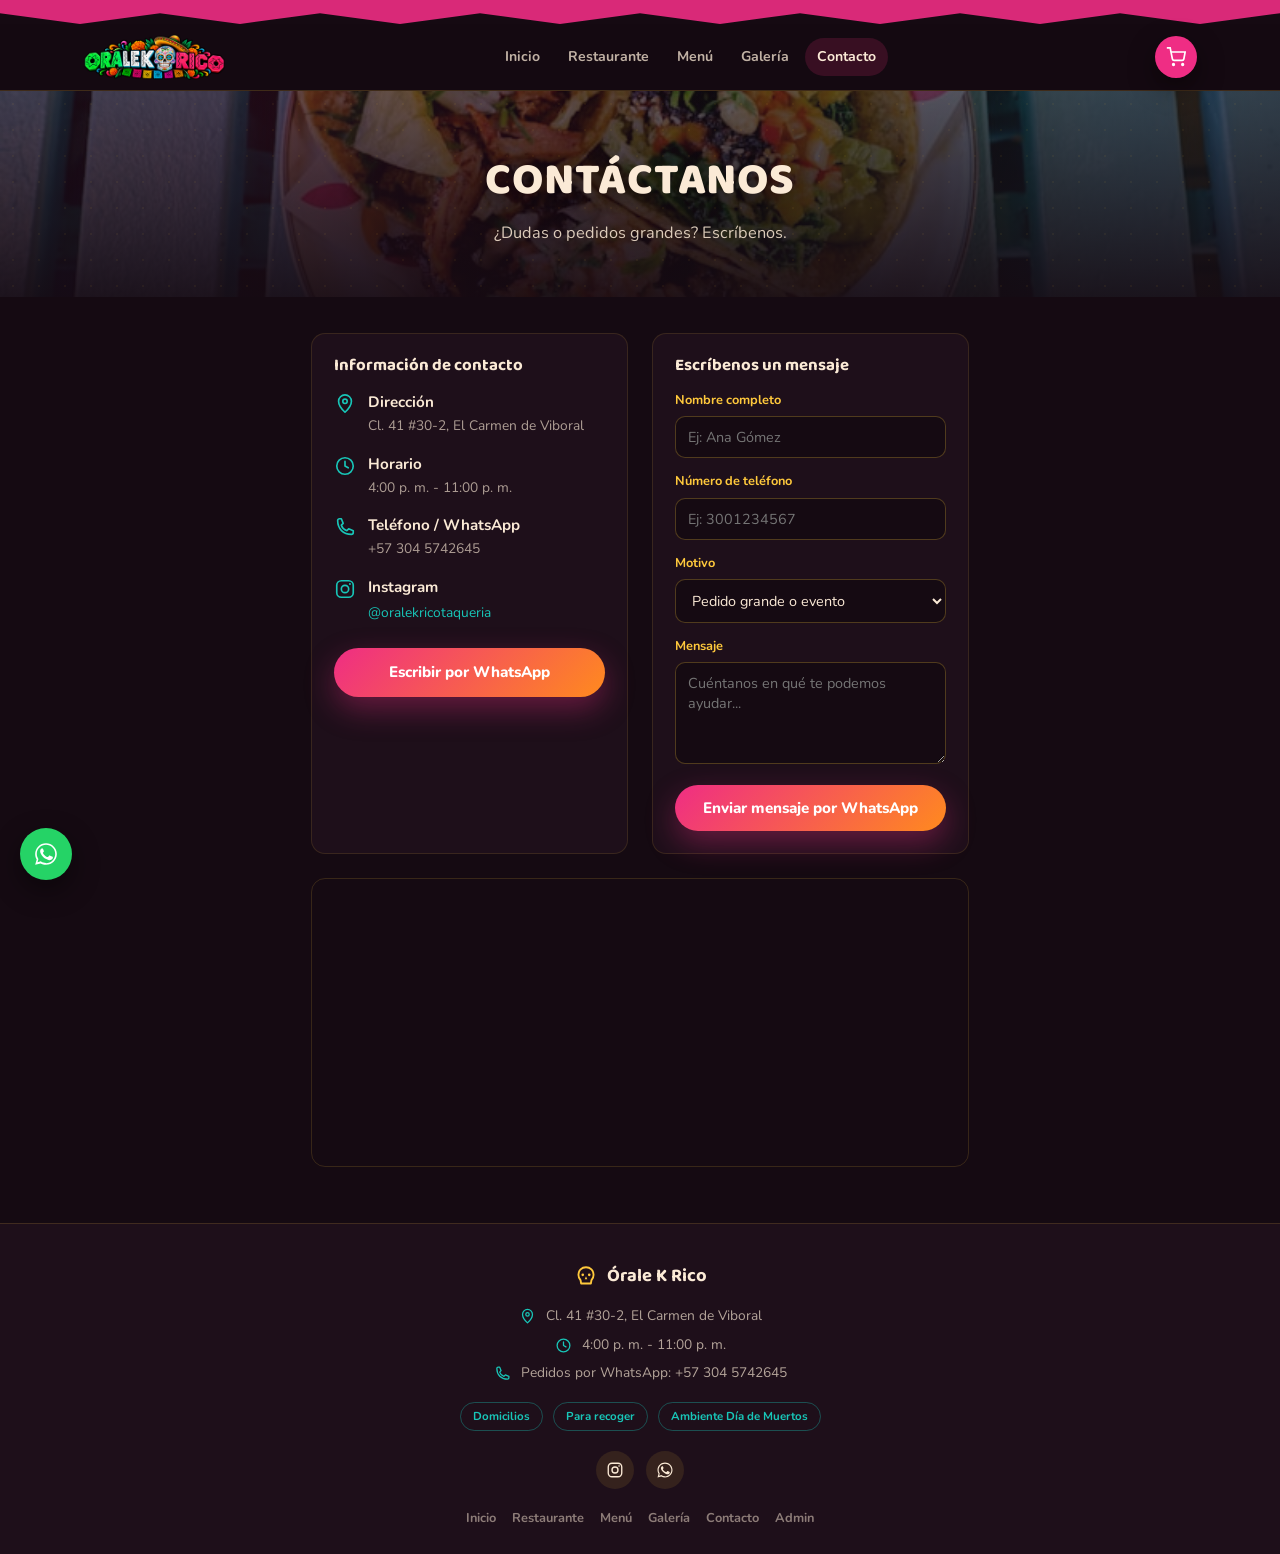
<file: contacto.html>
<!DOCTYPE html>
<html lang="es">
<head>
<meta charset="UTF-8">
<meta name="viewport" content="width=device-width, initial-scale=1.0">
<title>Contacto | Órale K Rico</title>
<meta name="description" content="¿Dudas o pedidos grandes? Escríbenos por WhatsApp — dirección, horario y ubicación de Órale K Rico.">

<!-- ⚠️ Cuando tengas el dominio del sitio, reemplaza TU-DOMINIO-AQUI.com por el real en todas las páginas (busca y reemplaza) -->
<meta property="og:type" content="website">
<meta property="og:site_name" content="Órale K Rico">
<meta property="og:title" content="Contacto | Órale K Rico">
<meta property="og:description" content="¿Dudas o pedidos grandes? Escríbenos por WhatsApp.">
<meta property="og:image" content="https://TU-DOMINIO-AQUI.com/img/og-image.jpg">
<meta property="og:image:width" content="1200">
<meta property="og:image:height" content="630">
<meta property="og:url" content="https://TU-DOMINIO-AQUI.com/contacto.html">
<meta property="og:locale" content="es_CO">
<meta name="twitter:card" content="summary_large_image">
<meta name="twitter:title" content="Contacto | Órale K Rico">
<meta name="twitter:description" content="¿Dudas o pedidos grandes? Escríbenos por WhatsApp.">
<meta name="twitter:image" content="https://TU-DOMINIO-AQUI.com/img/og-image.jpg">

<link rel="icon" type="image/png" href="img/favicon.png">
<link rel="apple-touch-icon" href="img/favicon.png">
<link rel="stylesheet" href="css/styles.css">
</head>
<body>

<div id="site-header"></div>

<section class="page-hero has-bg" style="--hero-img:url('/img/tacos-mesa.jpg');">
  <div class="page-hero-inner">
    <h1>CONTÁCTANOS</h1>
    <p>¿Dudas o pedidos grandes? Escríbenos.</p>
  </div>
</section>

<section class="section">
  <div class="contact-layout">
    <div class="contact-card">
      <h3>Información de contacto</h3>
      <div class="contact-row">
        <svg class="ic-svg" viewBox="0 0 24 24" fill="none" stroke="currentColor" stroke-width="1.8" stroke-linecap="round" stroke-linejoin="round"><path d="M12 21s7-6.5 7-12a7 7 0 1 0-14 0c0 5.5 7 12 7 12z"/><circle cx="12" cy="9" r="2.4"/></svg>
        <div><h4>Dirección</h4><p id="cAddress"></p></div>
      </div>
      <div class="contact-row">
        <svg class="ic-svg" viewBox="0 0 24 24" fill="none" stroke="currentColor" stroke-width="1.8" stroke-linecap="round" stroke-linejoin="round"><circle cx="12" cy="12" r="9"/><path d="M12 7v5l3.5 2"/></svg>
        <div><h4>Horario</h4><p id="cHours"></p></div>
      </div>
      <div class="contact-row">
        <svg class="ic-svg" viewBox="0 0 24 24" fill="none" stroke="currentColor" stroke-width="1.8" stroke-linecap="round" stroke-linejoin="round"><path d="M4 5c0-1.1.9-2 2-2h2l2 5-2 2c1 3 3 5 6 6l2-2 5 2v2c0 1.1-.9 2-2 2C10 20 4 14 4 5z"/></svg>
        <div><h4>Teléfono / WhatsApp</h4><p id="cPhone"></p></div>
      </div>
      <div class="contact-row" id="cInstaRow">
        <svg class="ic-svg" viewBox="0 0 24 24" fill="none" stroke="currentColor" stroke-width="1.8"><rect x="3" y="3" width="18" height="18" rx="5"/><circle cx="12" cy="12" r="4"/><circle cx="17.4" cy="6.6" r="1.1" fill="currentColor" stroke="none"/></svg>
        <div><h4>Instagram</h4><a id="cInsta" target="_blank" rel="noopener" style="color:var(--turquesa);"></a></div>
      </div>
      <a id="waLink" class="cta-btn" target="_blank" rel="noopener" style="width:100%; text-align:center; margin-top:8px; justify-content:center;">Escribir por WhatsApp</a>
    </div>

    <div class="contact-card">
      <h3>Escríbenos un mensaje</h3>
      <div class="form-group"><label>Nombre completo</label><input type="text" id="fmName" placeholder="Ej: Ana Gómez"></div>
      <div class="form-group"><label>Número de teléfono</label><input type="tel" id="fmPhone" placeholder="Ej: 3001234567"></div>
      <div class="form-group">
        <label>Motivo</label>
        <select id="fmReason">
          <option value="Pedido grande / evento">Pedido grande o evento</option>
          <option value="Pregunta general">Pregunta general</option>
          <option value="Otro">Otro</option>
        </select>
      </div>
      <div class="form-group"><label>Mensaje</label><textarea id="fmMessage" rows="4" placeholder="Cuéntanos en qué te podemos ayudar..."></textarea></div>
      <button type="button" class="cta-btn" id="fmSendBtn" style="width:100%; justify-content:center;">Enviar mensaje por WhatsApp</button>
    </div>

    <div class="map-wrap map-frame">
      <iframe id="mapFrame" src="" loading="lazy" referrerpolicy="no-referrer-when-downgrade"></iframe>
    </div>
  </div>
</section>

<div id="site-footer"></div>

<div class="overlay" id="overlay"></div>
<aside class="drawer" id="drawer" aria-label="Carrito de compra">
  <div class="drawer-head"><h3 id="drawerTitle">Tu pedido</h3><button class="close-btn" id="closeDrawerBtn">✕</button></div>
  <div class="drawer-body" id="cartView">
    <div class="empty-cart" id="emptyCart">Aún no has agregado nada.<br>Ve al menú y arma tu antojo.<br><br><a href="menu.html" class="cta-btn" style="margin-top:10px;">Ir al menú</a></div>
    <div id="cartLines"></div>
  </div>
  <div class="drawer-foot" id="cartFoot" style="display:none;">
    <div class="subtotal-row"><span>Total</span><span id="subtotalVal">$0</span></div>
    <a href="menu.html" class="checkout-btn" style="display:block; text-align:center; text-decoration:none;">Ir al menú a continuar ➜</a>
  </div>
</aside>

<script src="js/data.js"></script>
<script src="js/app.js"></script>
<script>
  document.addEventListener('DOMContentLoaded', ()=>{
    const s = okrGetSettings();
    document.getElementById('cAddress').textContent = s.address;
    document.getElementById('cHours').textContent = s.hours;
    document.getElementById('cPhone').textContent = s.phone;
    document.getElementById('waLink').href = `https://wa.me/${s.whatsapp}`;
    document.getElementById('mapFrame').src = `https://maps.google.com/maps?q=${encodeURIComponent(s.address)}&output=embed`;

    if(s.instagram){
      document.getElementById('cInsta').href = s.instagram;
      document.getElementById('cInsta').textContent = s.instagram.replace(/https?:\/\/(www\.)?instagram\.com\//,'@').replace(/\/?\?.*$/,'');
    } else {
      document.getElementById('cInstaRow').classList.add('hidden');
    }

    document.getElementById('fmSendBtn').addEventListener('click', ()=>{
      const name = document.getElementById('fmName').value.trim();
      const phone = document.getElementById('fmPhone').value.trim();
      const reason = document.getElementById('fmReason').value;
      const message = document.getElementById('fmMessage').value.trim();

      if(!name || !phone || !message){
        alert('Por favor completa tu nombre, teléfono y mensaje.');
        return;
      }

      let msg = `*Mensaje desde la página — ${s.name}*\n`;
      msg += `-------------------------\n\n`;
      msg += `*Nombre:* ${name}\n`;
      msg += `*Teléfono:* ${phone}\n`;
      msg += `*Motivo:* ${reason}\n\n`;
      msg += `*Mensaje:*\n${message}`;

      window.open(`https://wa.me/${s.whatsapp}?text=${encodeURIComponent(msg)}`, '_blank');
    });
  });
</script>
</body>
</html>
</file>
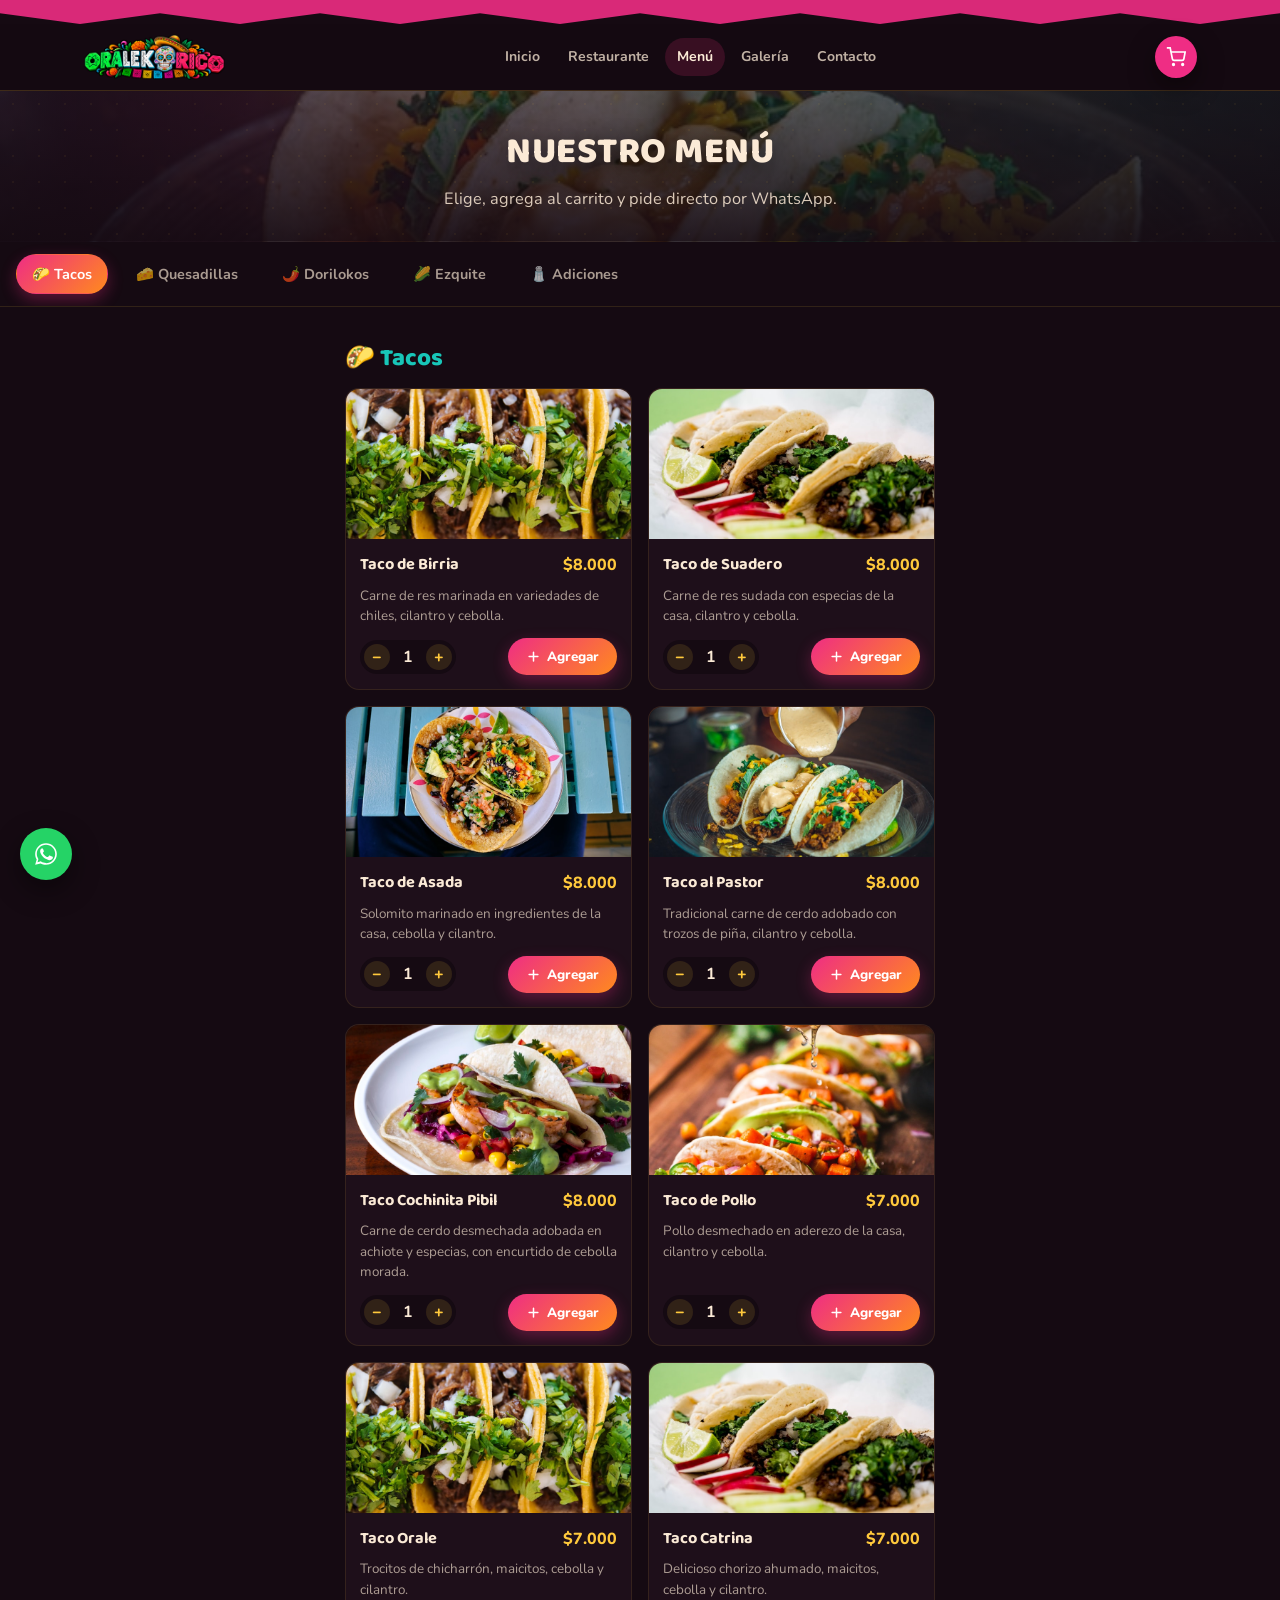
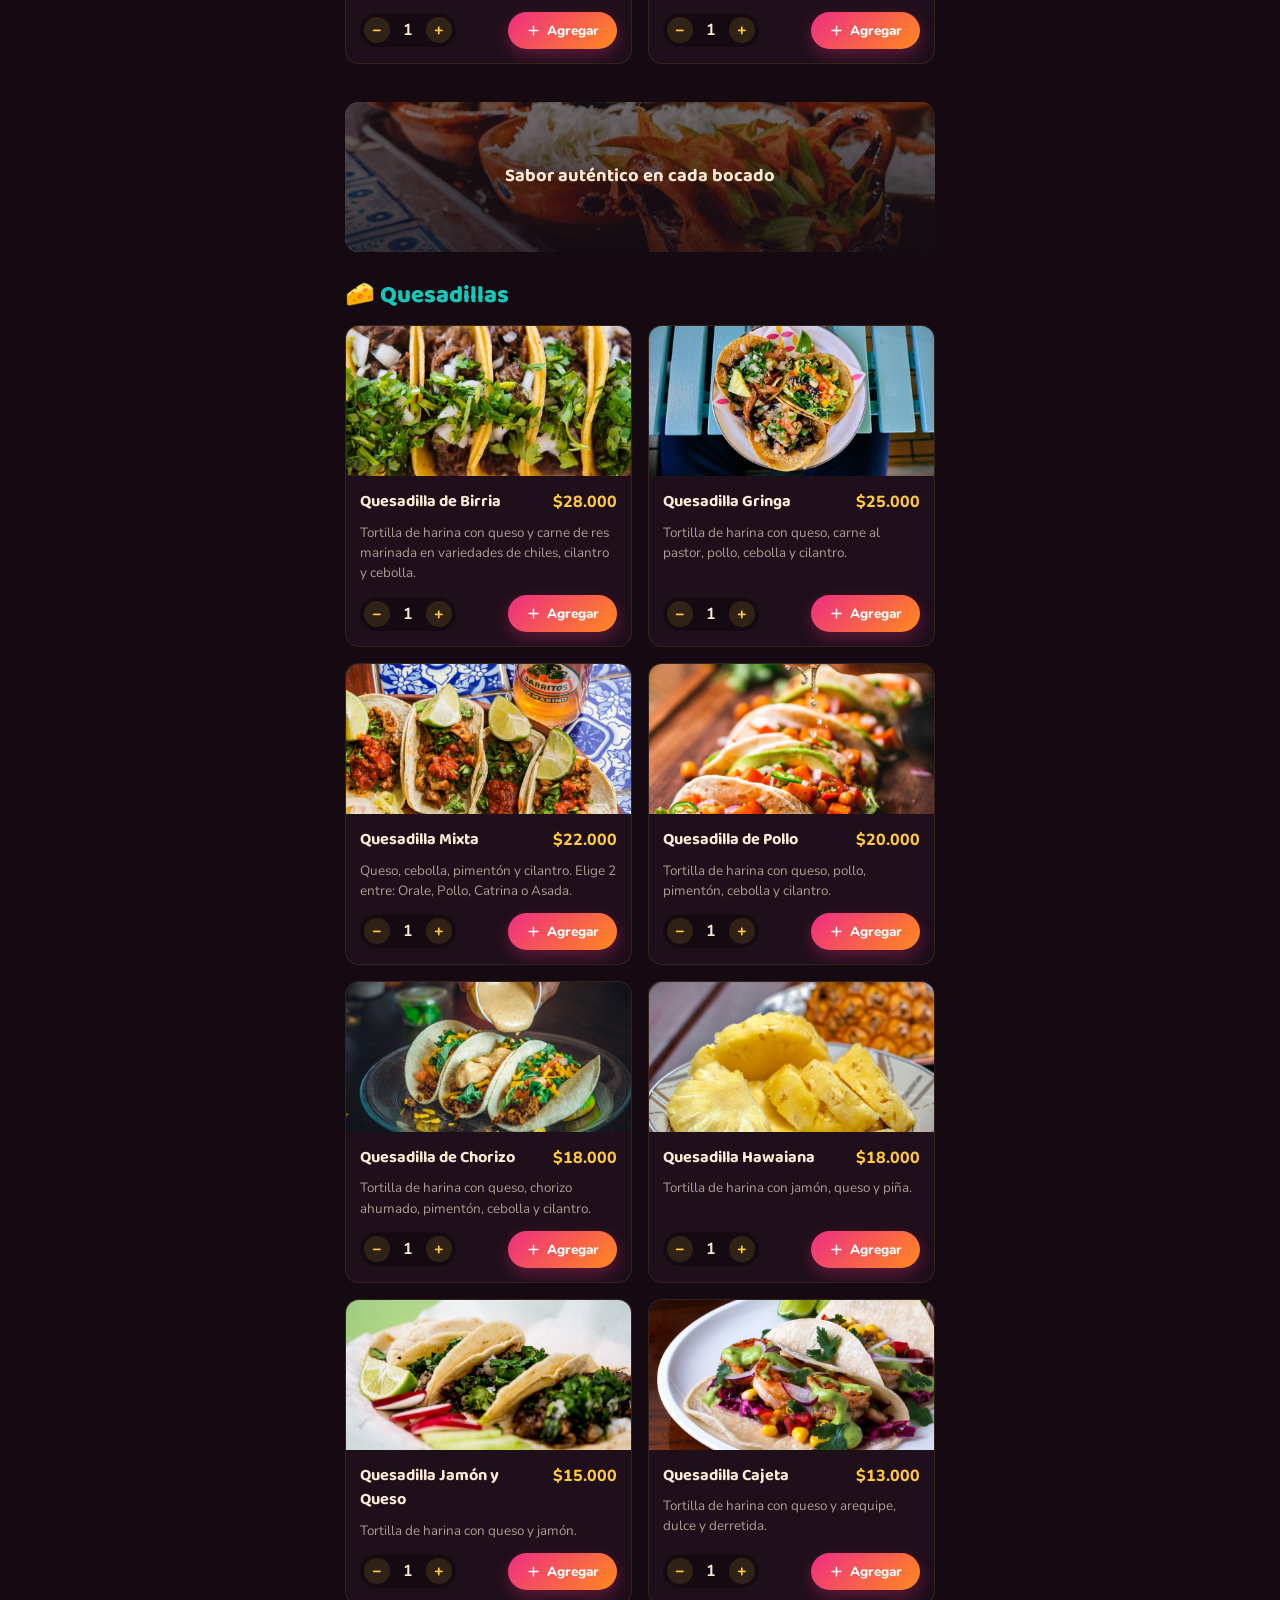
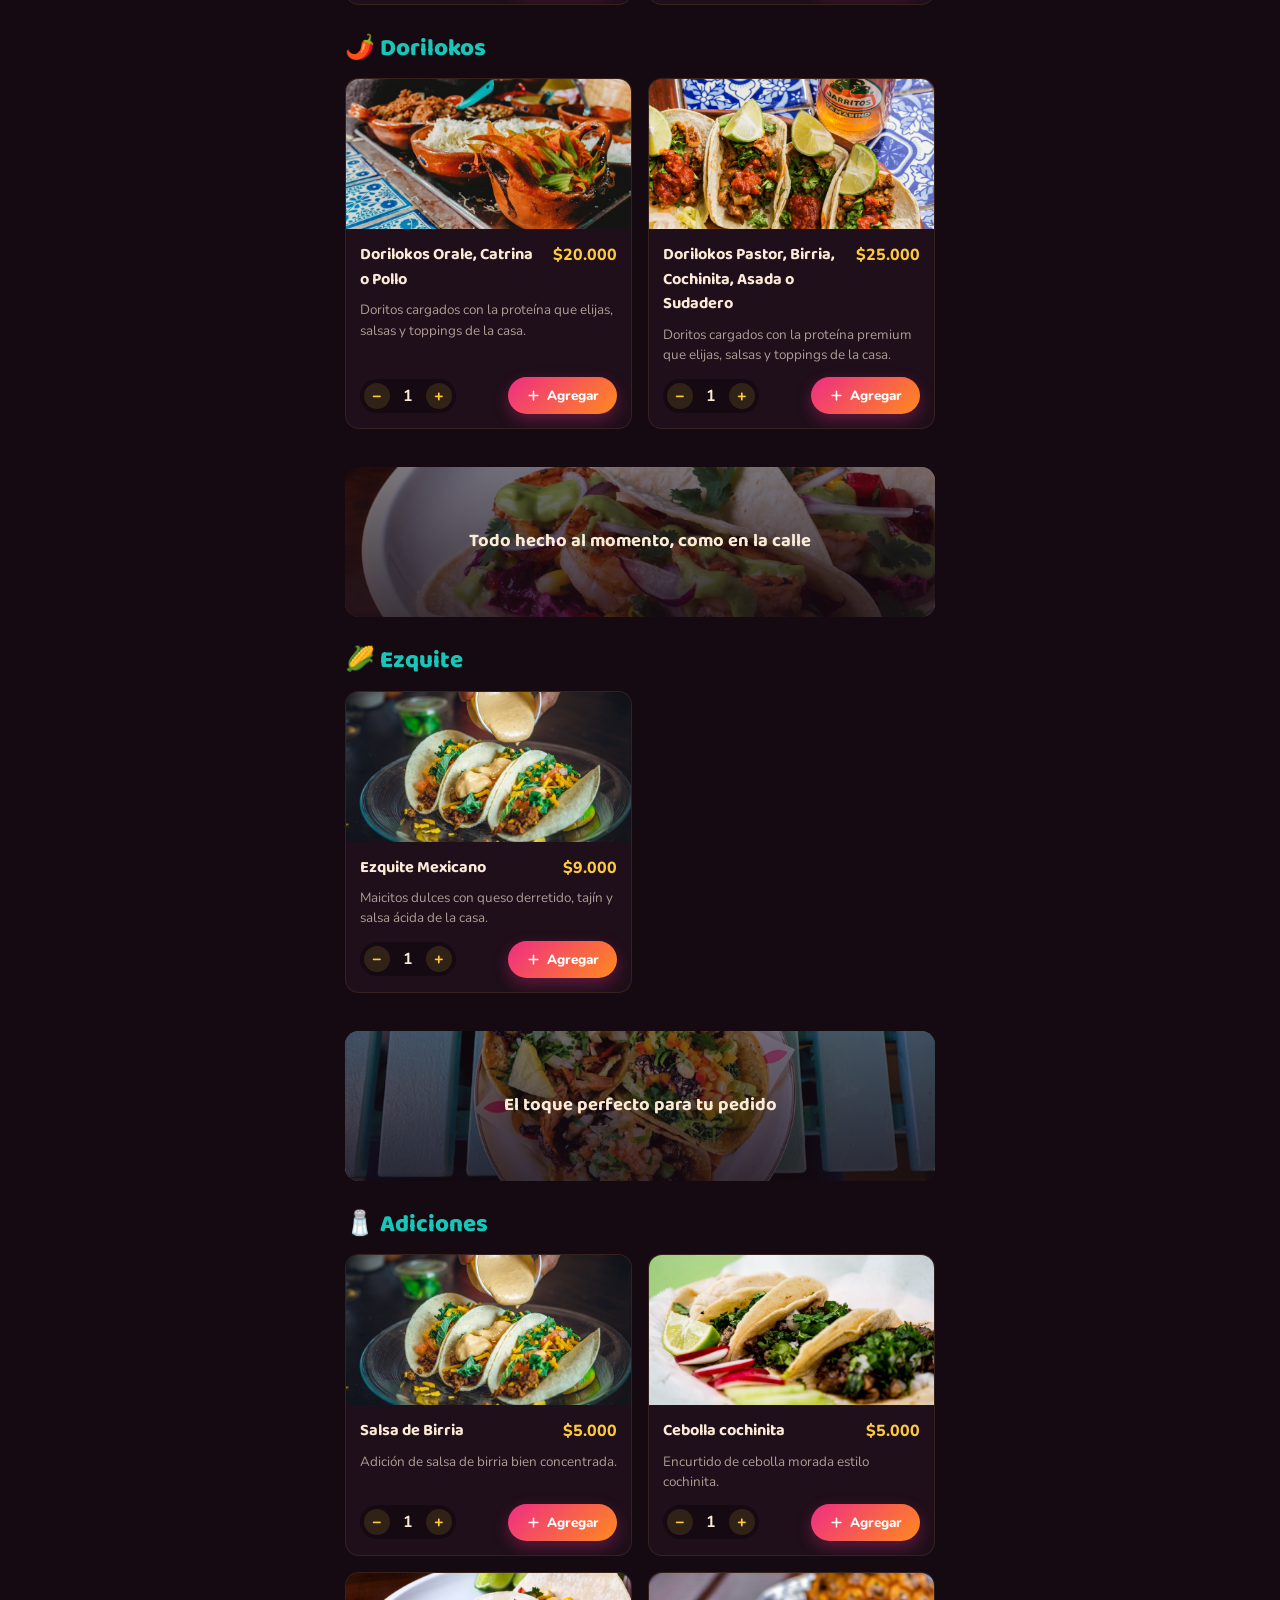
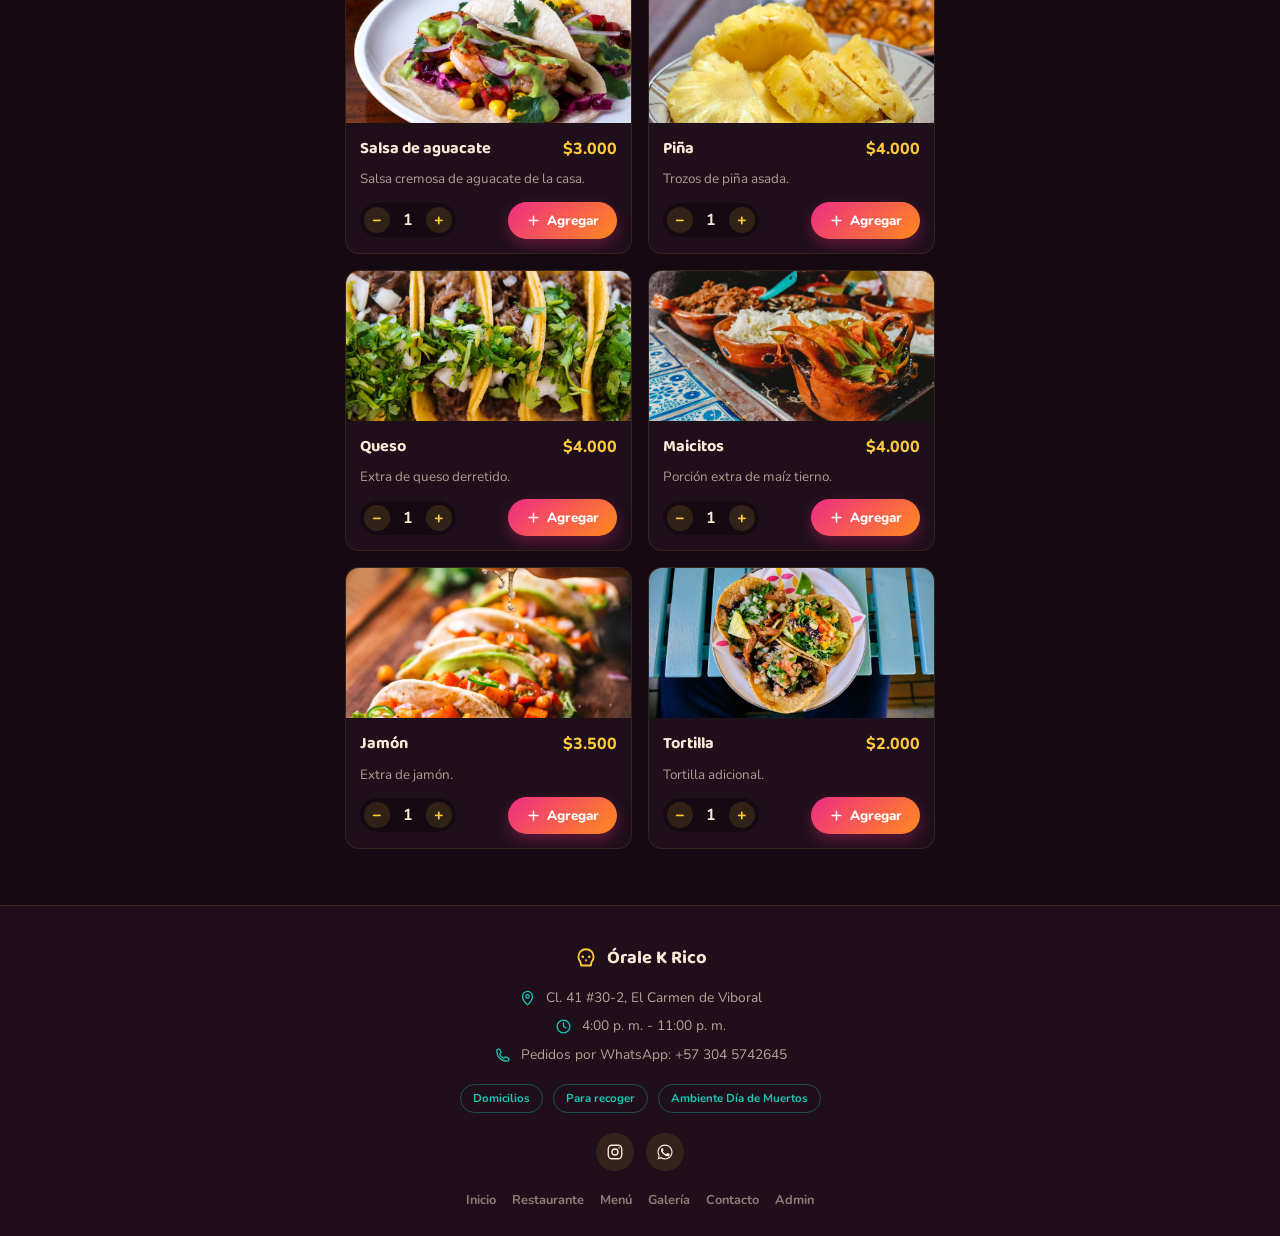
<file: menu.html>
<!DOCTYPE html>
<html lang="es">
<head>
<meta charset="UTF-8">
<meta name="viewport" content="width=device-width, initial-scale=1.0">
<title>Menú | Órale K Rico</title>
<meta name="description" content="Elige entre tacos, quesadillas, dorilokos, ezquite y más. Arma tu pedido y pídelo directo por WhatsApp.">

<!-- ⚠️ Cuando tengas el dominio del sitio, reemplaza TU-DOMINIO-AQUI.com por el real en todas las páginas (busca y reemplaza) -->
<meta property="og:type" content="website">
<meta property="og:site_name" content="Órale K Rico">
<meta property="og:title" content="Menú | Órale K Rico">
<meta property="og:description" content="Elige entre tacos, quesadillas, dorilokos, ezquite y más. Arma tu pedido y pídelo directo por WhatsApp.">
<meta property="og:image" content="https://TU-DOMINIO-AQUI.com/img/og-image.jpg">
<meta property="og:image:width" content="1200">
<meta property="og:image:height" content="630">
<meta property="og:url" content="https://TU-DOMINIO-AQUI.com/menu.html">
<meta property="og:locale" content="es_CO">
<meta name="twitter:card" content="summary_large_image">
<meta name="twitter:title" content="Menú | Órale K Rico">
<meta name="twitter:description" content="Elige entre tacos, quesadillas, dorilokos, ezquite y más.">
<meta name="twitter:image" content="https://TU-DOMINIO-AQUI.com/img/og-image.jpg">

<link rel="icon" type="image/png" href="img/favicon.png">
<link rel="apple-touch-icon" href="img/favicon.png">
<link rel="stylesheet" href="css/styles.css">
</head>
<body>

<div id="site-header"></div>

<section class="page-hero has-bg" style="padding:40px 20px 30px; --hero-img:url('/img/tacos-salsa.jpg');">
  <div class="page-hero-inner">
    <h1 style="font-size:clamp(1.7rem,6vw,2.3rem);">NUESTRO MENÚ</h1>
    <p>Elige, agrega al carrito y pide directo por WhatsApp.</p>
  </div>
</section>

<nav class="cat-nav" id="catNav">
  <button class="active" data-cat="tacos">🌮 Tacos</button>
  <button data-cat="quesadillas">🧀 Quesadillas</button>
  <button data-cat="dorilokos">🌶️ Dorilokos</button>
  <button data-cat="ezquite">🌽 Ezquite</button>
  <button data-cat="adiciones">🧂 Adiciones</button>
</nav>

<main class="section" id="menu" style="padding-top:8px;">
  <!-- Las secciones de categorías se generan dinámicamente por JS -->
</main>

<div id="site-footer"></div>

<div class="overlay" id="overlay"></div>
<aside class="drawer" id="drawer" aria-label="Carrito de compra">
  <div class="drawer-head">
    <h3 id="drawerTitle">Tu pedido</h3>
    <button class="close-btn" id="closeDrawerBtn">✕</button>
  </div>

  <div class="drawer-body" id="cartView">
    <div class="empty-cart" id="emptyCart">Aún no has agregado nada.<br>Explora el menú y arma tu antojo.</div>
    <div id="cartLines"></div>
  </div>

  <div class="drawer-foot" id="cartFoot" style="display:none;">
    <div class="subtotal-row"><span>Total</span><span id="subtotalVal">$0</span></div>
    <button class="checkout-btn" id="goCheckoutBtn">Continuar pedido</button>
  </div>

  <div class="drawer-body hidden" id="checkoutView">
    <a class="back-link" id="backToCartBtn">← Volver al carrito</a>

    <div class="form-group">
      <label>Tipo de entrega</label>
      <div class="radio-row">
        <div class="radio-opt active" data-type="domicilio">Domicilio</div>
        <div class="radio-opt" data-type="recoger">Recoger en tienda</div>
      </div>
    </div>

    <div class="form-group"><label>Nombre completo</label><input type="text" id="custName" placeholder="Ej: Juan Pérez"></div>
    <div class="form-group"><label>Número de teléfono</label><input type="tel" id="custPhone" placeholder="Ej: 3001234567"></div>

    <div class="form-group" id="addressGroup">
      <label>Dirección exacta / barrio / punto de referencia</label>
      <textarea id="custAddress" rows="2" placeholder="Ej: Calle 10 #5-20. También puedes pegar aquí el link de tu ubicación de Google Maps."></textarea>
      <button type="button" class="gps-btn" id="gpsBtn">Usar mi ubicación actual (GPS)</button>
      <div class="gps-status" id="gpsStatus">Si el botón no funciona, abre Google Maps, toca tu punto y usa "Compartir" para copiar el link, luego pégalo arriba.</div>
    </div>

    <div class="form-group">
      <label>Método de pago</label>
      <select id="payMethod">
        <option value="Efectivo">Efectivo</option>
        <option value="Transferencia">Transferencia</option>
      </select>
    </div>

    <div class="form-group"><label>Notas adicionales (opcional)</label><textarea id="custNotes" rows="2" placeholder="Ej: sin cebolla, tocan el timbre 2, etc."></textarea></div>
  </div>

  <div class="drawer-foot hidden" id="checkoutFoot">
    <div class="subtotal-row"><span>Subtotal</span><span id="subtotalVal2">$0</span></div>
    <div class="subtotal-row" id="feeRow"><span>Domicilio</span><span id="feeVal">$0</span></div>
    <div class="total-row"><span>Total</span><span id="totalVal">$0</span></div>
    <button class="checkout-btn" id="sendWaBtn">Enviar pedido por WhatsApp</button>
  </div>
</aside>

<script src="js/data.js"></script>
<script src="js/app.js"></script>
<script>
  const MENU = okrGetMenu();
  const OKR_ICON_PLUS = '<svg viewBox="0 0 24 24" fill="none" stroke="currentColor" stroke-width="2.4" stroke-linecap="round" stroke-linejoin="round"><path d="M12 5v14M5 12h14"/></svg>';
  const OKR_ICON_CHECK = '<svg viewBox="0 0 24 24" fill="none" stroke="currentColor" stroke-width="2.4" stroke-linecap="round" stroke-linejoin="round"><path d="M20 6 9 17l-5-5"/></svg>';

  const MENU_DIVIDERS = {
    quesadillas: {img:'img/comida-mexicana.jpg', text:'Sabor auténtico en cada bocado'},
    ezquite: {img:'img/tacos-camaron.jpg', text:'Todo hecho al momento, como en la calle'},
    adiciones: {img:'img/tacos-mesa.jpg', text:'El toque perfecto para tu pedido'}
  };

  function renderMenu(){
    Object.keys(MENU).forEach(cat=>{
      const items = MENU[cat];

      const divider = MENU_DIVIDERS[cat];
      if(divider){
        const bar = document.createElement('div');
        bar.className = 'menu-divider';
        bar.style.backgroundImage = `url('${divider.img}')`;
        bar.innerHTML = `<span>${divider.text}</span>`;
        document.getElementById('menu').appendChild(bar);
      }

      const section = document.createElement('section');
      section.className = 'cat-section';
      section.id = 'cat-'+cat;
      section.innerHTML = `
        <h2 class="cat-title"><span class="accent">${OKR_CAT_LABELS[cat]}</span></h2>
        <p class="cat-desc"></p>
        <div class="grid" id="grid-${cat}"></div>
      `;
      document.getElementById('menu').appendChild(section);

      const grid = section.querySelector('.grid');
      grid.innerHTML = items.map(it => `
        <div class="item-card" data-id="${it.id}">
          ${it.img ? `<img class="item-img" src="${it.img}" alt="${it.name}">` : ''}
          <div class="item-card-body">
            <div class="item-top">
              <div class="item-name">${it.name}</div>
              <div class="item-price">${okrFmt(it.price)}</div>
            </div>
            <div class="item-desc">${it.desc}</div>
            <div class="item-bottom">
              <div class="stepper">
                <button class="dec" aria-label="Restar">−</button>
                <span class="qty">1</span>
                <button class="inc" aria-label="Sumar">+</button>
              </div>
              <button class="add-btn">${OKR_ICON_PLUS}Agregar</button>
            </div>
          </div>
        </div>
      `).join('');
    });

    document.querySelectorAll('.item-card').forEach(card=>{
      const qtyEl = card.querySelector('.qty');
      let qty = 1;
      card.querySelector('.inc').addEventListener('click', ()=>{ qty++; qtyEl.textContent = qty; });
      card.querySelector('.dec').addEventListener('click', ()=>{ if(qty>1){ qty--; qtyEl.textContent = qty; } });
      card.querySelector('.add-btn').addEventListener('click', (e)=>{
        const id = card.dataset.id;
        const allItems = Object.values(MENU).flat();
        const item = allItems.find(i=>i.id===id);
        okrAddToCart(item, qty);
        const btn = e.currentTarget;
        btn.innerHTML = OKR_ICON_CHECK + '¡Agregado!';
        btn.classList.add('added');
        setTimeout(()=>{ btn.innerHTML = OKR_ICON_PLUS + 'Agregar'; btn.classList.remove('added'); }, 900);
        qty = 1; qtyEl.textContent = 1;
      });
    });
  }
  renderMenu();

  const catNavBtns = document.querySelectorAll('.cat-nav button');
  let suppressSpy = false;
  catNavBtns.forEach(btn=>{
    btn.addEventListener('click', ()=>{
      catNavBtns.forEach(b=>b.classList.remove('active'));
      btn.classList.add('active');
      suppressSpy = true;
      document.getElementById('cat-'+btn.dataset.cat).scrollIntoView({behavior:'smooth', block:'start'});
      setTimeout(()=>{ suppressSpy = false; }, 700);
    });
  });

  const catSpy = new IntersectionObserver((entries)=>{
    if(suppressSpy) return;
    entries.forEach(entry=>{
      if(entry.isIntersecting){
        const cat = entry.target.id.replace('cat-','');
        catNavBtns.forEach(b=> b.classList.toggle('active', b.dataset.cat===cat));
      }
    });
  }, { rootMargin: '-45% 0px -50% 0px' });
  document.querySelectorAll('.cat-section').forEach(sec => catSpy.observe(sec));
</script>
</body>
</html>
</file>
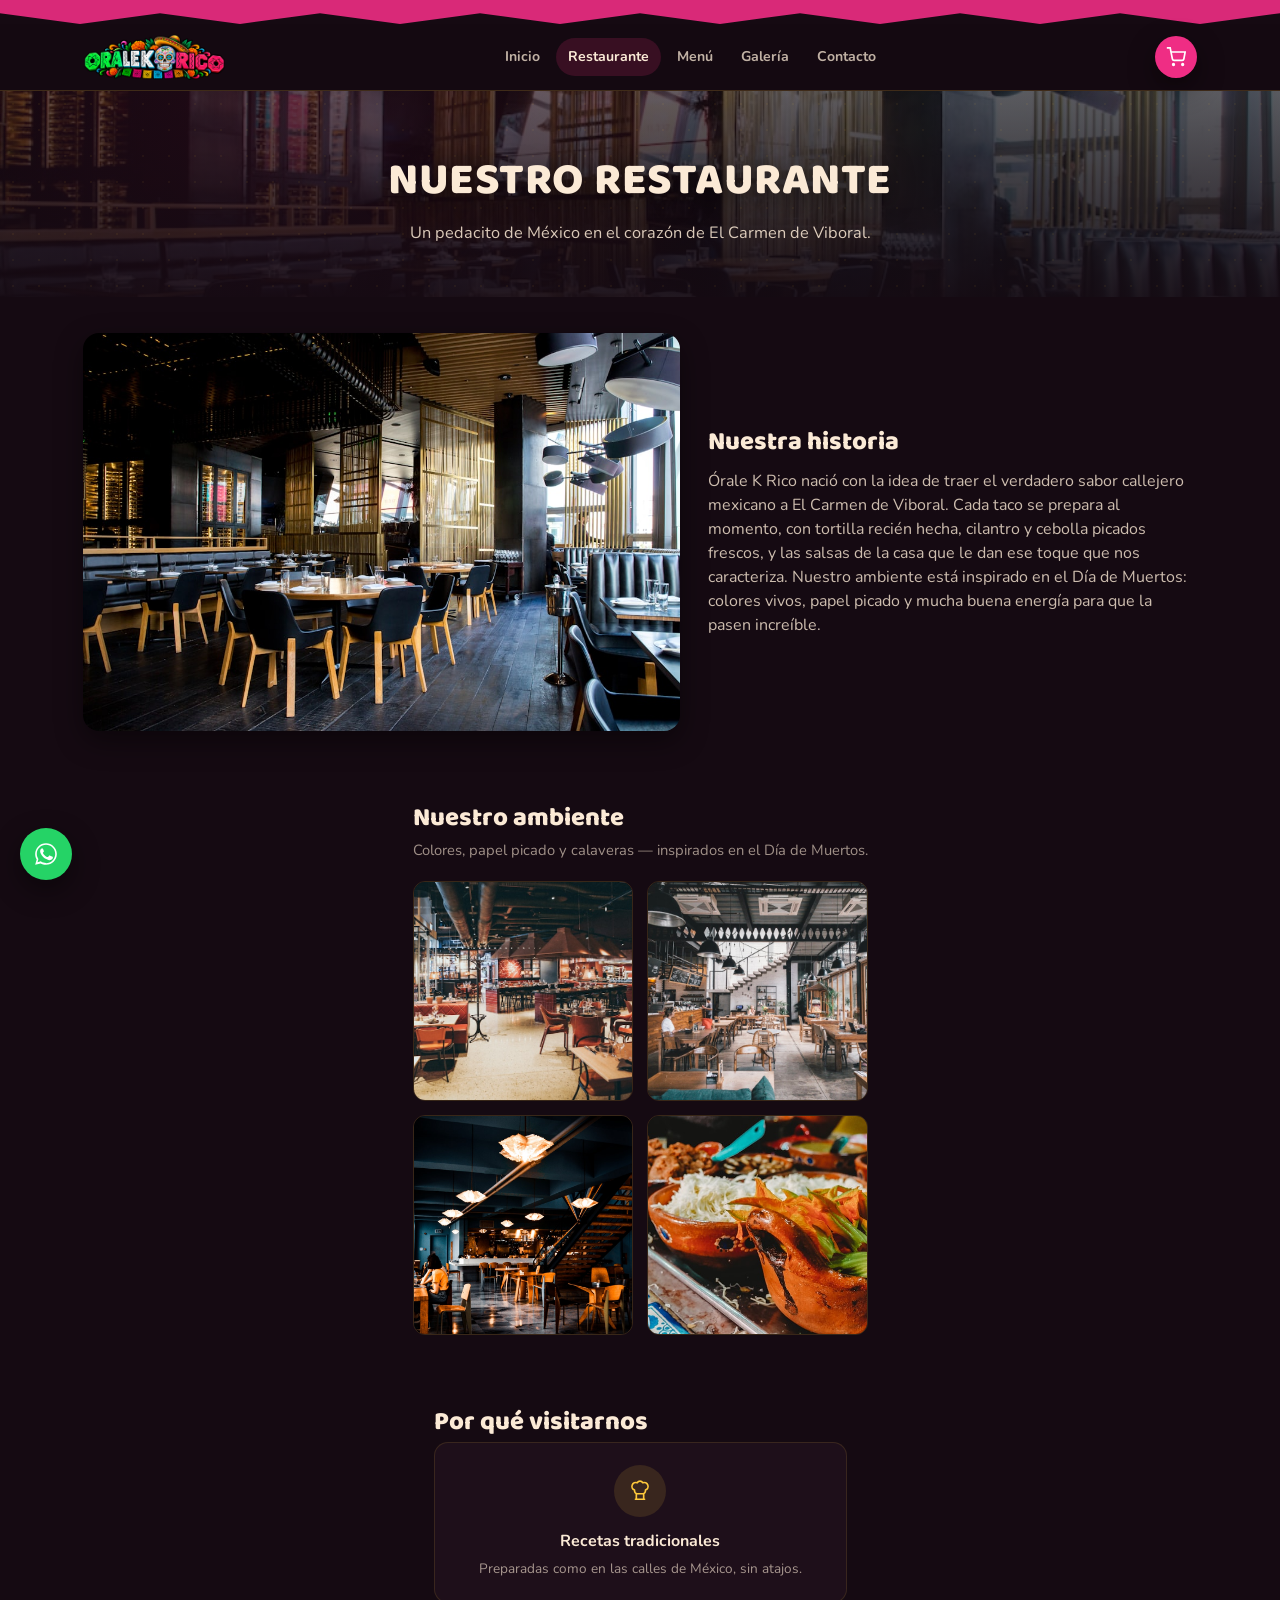
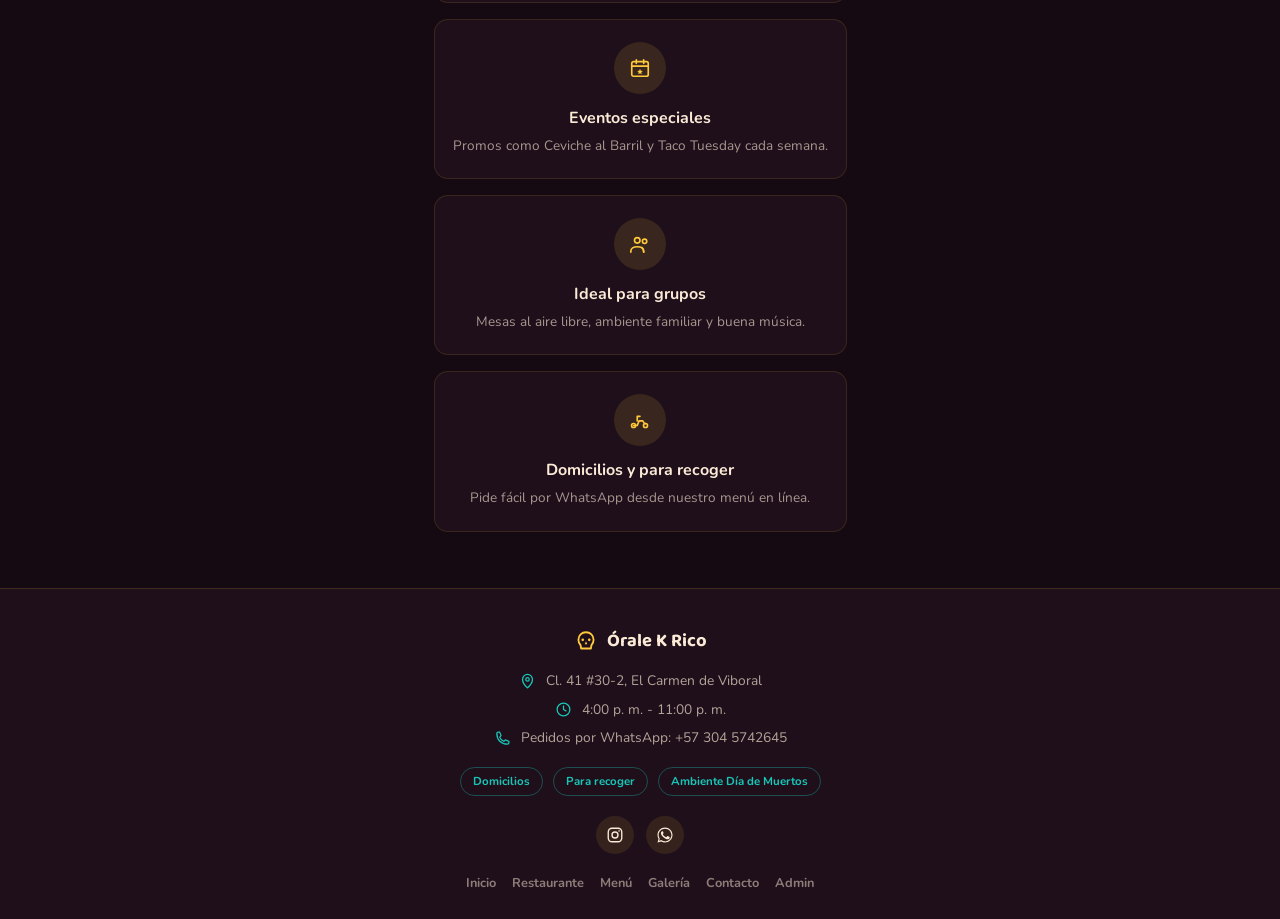
<file: restaurante.html>
<!DOCTYPE html>
<html lang="es">
<head>
<meta charset="UTF-8">
<meta name="viewport" content="width=device-width, initial-scale=1.0">
<title>Nuestro restaurante | Órale K Rico</title>
<meta name="description" content="Un pedacito de México en el corazón de El Carmen de Viboral — conoce nuestro ambiente inspirado en el Día de Muertos.">

<!-- ⚠️ Cuando tengas el dominio del sitio, reemplaza TU-DOMINIO-AQUI.com por el real en todas las páginas (busca y reemplaza) -->
<meta property="og:type" content="website">
<meta property="og:site_name" content="Órale K Rico">
<meta property="og:title" content="Nuestro restaurante | Órale K Rico">
<meta property="og:description" content="Un pedacito de México en el corazón de El Carmen de Viboral.">
<meta property="og:image" content="https://TU-DOMINIO-AQUI.com/img/og-image.jpg">
<meta property="og:image:width" content="1200">
<meta property="og:image:height" content="630">
<meta property="og:url" content="https://TU-DOMINIO-AQUI.com/restaurante.html">
<meta property="og:locale" content="es_CO">
<meta name="twitter:card" content="summary_large_image">
<meta name="twitter:title" content="Nuestro restaurante | Órale K Rico">
<meta name="twitter:description" content="Un pedacito de México en el corazón de El Carmen de Viboral.">
<meta name="twitter:image" content="https://TU-DOMINIO-AQUI.com/img/og-image.jpg">

<link rel="icon" type="image/png" href="img/favicon.png">
<link rel="apple-touch-icon" href="img/favicon.png">
<link rel="stylesheet" href="css/styles.css">
</head>
<body>

<div id="site-header"></div>

<section class="page-hero has-bg" style="--hero-img:url('/img/restaurante-interior.jpg');">
  <div class="page-hero-inner">
    <h1>NUESTRO RESTAURANTE</h1>
    <p>Un pedacito de México en el corazón de El Carmen de Viboral.</p>
  </div>
</section>

<section class="section">
  <div class="about-wrap">
    <img src="img/restaurante-interior.jpg" alt="Ambiente taquería mexicana">
    <div>
      <h2 class="section-title" id="aboutTitle">Nuestra historia</h2>
      <p id="aboutText"></p>
    </div>
  </div>
</section>

<section class="section">
  <h2 class="section-title">Nuestro ambiente</h2>
  <p class="section-sub">Colores, papel picado y calaveras — inspirados en el Día de Muertos.</p>
  <div class="photo-grid">
    <img src="img/restaurante-ambiente1.jpg" alt="Interior de la taquería" loading="lazy">
    <img src="img/restaurante-ambiente2.jpg" alt="Ambiente cálido del restaurante" loading="lazy">
    <img src="img/restaurante-ambiente3.jpg" alt="Rincón decorado del restaurante" loading="lazy">
    <img src="img/comida-mexicana.jpg" alt="Platillos servidos en la mesa" loading="lazy">
  </div>
</section>

<section class="section">
  <h2 class="section-title">Por qué visitarnos</h2>
  <div class="feature-grid">
    <div class="feature-card">
      <div class="ic-badge"><svg class="ic-svg" viewBox="0 0 24 24" fill="none" stroke="currentColor" stroke-width="1.8" stroke-linecap="round" stroke-linejoin="round"><path d="M7 21h10M8 21v-6M16 21v-6M6 11a4 4 0 0 1 3-8 3.5 3.5 0 0 1 6 0 4 4 0 0 1 3 8c0 2-1 4-3 4H9c-2 0-3-2-3-4z"/></svg></div>
      <h4>Recetas tradicionales</h4><p>Preparadas como en las calles de México, sin atajos.</p>
    </div>
    <div class="feature-card">
      <div class="ic-badge"><svg class="ic-svg" viewBox="0 0 24 24" fill="none" stroke="currentColor" stroke-width="1.8" stroke-linecap="round" stroke-linejoin="round"><rect x="3" y="5" width="18" height="16" rx="2"/><path d="M3 10h18M8 3v4M16 3v4"/><path d="M12 13l1 2 2 .3-1.5 1.4.4 2.1L12 17.7l-1.9 1.1.4-2.1L9 15.3l2-.3z" fill="currentColor" stroke="none"/></svg></div>
      <h4>Eventos especiales</h4><p>Promos como Ceviche al Barril y Taco Tuesday cada semana.</p>
    </div>
    <div class="feature-card">
      <div class="ic-badge"><svg class="ic-svg" viewBox="0 0 24 24" fill="none" stroke="currentColor" stroke-width="1.8" stroke-linecap="round" stroke-linejoin="round"><circle cx="9" cy="8" r="3"/><path d="M2 21v-1c0-3 3-5 7-5s7 2 7 5v1"/><circle cx="17" cy="9" r="2.4"/><path d="M16 21v-1c0-1.8-.8-3.3-2-4.4"/></svg></div>
      <h4>Ideal para grupos</h4><p>Mesas al aire libre, ambiente familiar y buena música.</p>
    </div>
    <div class="feature-card">
      <div class="ic-badge"><svg class="ic-svg" viewBox="0 0 24 24" fill="none" stroke="currentColor" stroke-width="1.8" stroke-linecap="round" stroke-linejoin="round"><circle cx="5" cy="18" r="2.2"/><circle cx="18" cy="18" r="2.2"/><path d="M5 18h4l2-5h4l2 3h1"/><path d="M9 13V8h3"/></svg></div>
      <h4>Domicilios y para recoger</h4><p>Pide fácil por WhatsApp desde nuestro menú en línea.</p>
    </div>
  </div>
</section>

<div id="site-footer"></div>

<div class="overlay" id="overlay"></div>
<aside class="drawer" id="drawer" aria-label="Carrito de compra">
  <div class="drawer-head"><h3 id="drawerTitle">Tu pedido</h3><button class="close-btn" id="closeDrawerBtn">✕</button></div>
  <div class="drawer-body" id="cartView">
    <div class="empty-cart" id="emptyCart">Aún no has agregado nada.<br>Ve al menú y arma tu antojo.<br><br><a href="menu.html" class="cta-btn" style="margin-top:10px;">Ir al menú</a></div>
    <div id="cartLines"></div>
  </div>
  <div class="drawer-foot" id="cartFoot" style="display:none;">
    <div class="subtotal-row"><span>Total</span><span id="subtotalVal">$0</span></div>
    <a href="menu.html" class="checkout-btn" style="display:block; text-align:center; text-decoration:none;">Ir al menú a continuar ➜</a>
  </div>
</aside>

<script src="js/data.js"></script>
<script src="js/app.js"></script>
<script>
  document.addEventListener('DOMContentLoaded', ()=>{
    const s = okrGetSettings();
    document.getElementById('aboutText').textContent = s.aboutText;
  });
</script>
</body>
</html>
</file>
<file: css/styles.css>
@import url('https://fonts.googleapis.com/css2?family=Baloo+2:wght@500;600;700;800&family=Nunito:ital,wght@0,400;0,600;0,700;0,800;1,600&display=swap');

:root{
  --header-h:63px;
  --negro:#150a12;
  --negro2:#1e0f1a;
  --negro3:#271521;
  --crema:#fbead6;
  --fucsia:#ef2d84;
  --turquesa:#18c6b8;
  --morado:#8b3fa8;
  --naranja:#ff8a1e;
  --dorado:#ffc93c;
  --verde:#3fb27f;
  --rojo:#e5484d;
  --radius:14px;
  --shadow:0 10px 28px rgba(0,0,0,.45);
}
*{box-sizing:border-box; margin:0; padding:0;}
.ic-svg{width:22px; height:22px; flex-shrink:0;}
.ic-svg.sm{width:16px; height:16px;}
html{scroll-behavior:smooth; overflow-x:hidden;}
body{
  background:var(--negro);
  color:var(--crema);
  font-family:'Nunito', sans-serif;
  line-height:1.5;
  min-height:100vh;
  display:flex;
  flex-direction:column;
}
h1,h2,h3,.display{ font-family:'Baloo 2', sans-serif; line-height:1.15; }
a{color:inherit; text-decoration:none;}
img{max-width:100%; display:block;}
button{font-family:inherit; cursor:pointer; border:none;}
::selection{background:var(--fucsia); color:#fff;}
main{flex:1;}

/* papel picado */
.picado{
  display:flex; height:24px;
  background:
    linear-gradient(var(--fucsia),var(--fucsia)) 0 0/12.5% 100%,
    linear-gradient(var(--dorado),var(--dorado)) 12.5% 0/12.5% 100%,
    linear-gradient(var(--turquesa),var(--turquesa)) 25% 0/12.5% 100%,
    linear-gradient(var(--morado),var(--morado)) 37.5% 0/12.5% 100%,
    linear-gradient(var(--naranja),var(--naranja)) 50% 0/12.5% 100%,
    linear-gradient(var(--fucsia),var(--fucsia)) 62.5% 0/12.5% 100%,
    linear-gradient(var(--turquesa),var(--turquesa)) 75% 0/12.5% 100%,
    linear-gradient(var(--dorado),var(--dorado)) 87.5% 0/12.5% 100%;
  clip-path: polygon(0 0,100% 0,100% 55%,93.75% 100%,87.5% 55%,81.25% 100%,75% 55%,68.75% 100%,62.5% 55%,56.25% 100%,50% 55%,43.75% 100%,37.5% 55%,31.25% 100%,25% 55%,18.75% 100%,12.5% 55%,6.25% 100%,0 55%);
  opacity:.9;
}

/* ---------- header ----------
   #site-header is just a JS injection placeholder; display:contents removes
   its own box so .picado/header become direct children of <body> for layout
   purposes — otherwise the wrapper div (barely taller than the header) caps
   how far position:sticky can travel and the header detaches after ~24px. */
#site-header{ display:contents; }
header.site-header{
  position:sticky; top:0; z-index:60;
  background:rgba(21,10,18,.94);
  backdrop-filter:blur(6px);
  border-bottom:1px solid rgba(255,201,60,.18);
}
.nav{
  max-width:1150px; margin:0 auto;
  display:flex; align-items:center; justify-content:space-between;
  padding:10px 18px;
  gap:10px;
}
.logo{display:flex; align-items:center; gap:10px; flex-shrink:0; min-width:0;}
.logo svg{width:40px; height:40px; border-radius:50%; object-fit:cover; flex-shrink:0;}
.logo-mark{ height:46px; width:auto; max-width:230px; object-fit:contain; flex-shrink:1; min-width:0; }
.logo-text{font-size:1.15rem; font-weight:800; letter-spacing:.3px;}
.logo-text span{color:var(--dorado);}
@media (max-width:480px){ .logo-mark{ height:38px; max-width:160px; } }

.nav-links{
  display:flex; align-items:center; gap:4px;
  list-style:none;
  overflow-x:auto;
  scrollbar-width:none;
}
.nav-links::-webkit-scrollbar{display:none;}
.nav-links a{
  padding:8px 12px; border-radius:999px;
  font-weight:700; font-size:.88rem;
  color:rgba(251,234,214,.75);
  white-space:nowrap;
}
.nav-links a.active, .nav-links a:hover{ color:var(--crema); background:rgba(239,45,132,.16); }

.nav-right{display:flex; align-items:center; gap:8px; flex-shrink:0;}

.menu-toggle{
  display:none; width:42px; height:42px; border-radius:12px; flex-shrink:0;
  background:rgba(255,201,60,.1); color:var(--crema);
  align-items:center; justify-content:center;
  transition:background .18s ease;
}
.menu-toggle svg{width:22px; height:22px;}
.menu-toggle .icon-close{display:none;}
.menu-toggle.open .icon-burger{display:none;}
.menu-toggle.open .icon-close{display:block;}
.menu-toggle:hover{ background:rgba(255,201,60,.2); }

.nav-backdrop{
  position:fixed; inset:0; z-index:55;
  background:rgba(10,4,8,.55); backdrop-filter:blur(2px);
  opacity:0; pointer-events:none; transition:opacity .2s ease;
}
.nav-backdrop.show{ opacity:1; pointer-events:auto; }

@media (max-width:760px){
  .menu-toggle{ display:flex; }
  .nav-links{
    position:fixed; left:12px; right:12px; top:calc(var(--header-h) + 8px);
    z-index:56; flex-direction:column; align-items:stretch;
    background:var(--negro2); border:1px solid rgba(255,201,60,.18); border-radius:16px;
    padding:10px; gap:2px; overflow-x:visible; overflow-y:auto;
    max-height:0; opacity:0; pointer-events:none; transform:translateY(-8px);
    box-shadow:0 20px 44px rgba(0,0,0,.5);
    transition:max-height .25s ease, opacity .2s ease, transform .2s ease;
  }
  .nav-links.open{
    max-height:min(70vh, 420px); opacity:1; pointer-events:auto; transform:translateY(0);
  }
  .nav-links a{
    padding:14px 16px; border-radius:10px; font-size:1rem; width:100%;
  }
}
.cart-btn{
  position:relative;
  background:var(--fucsia); color:#fff;
  width:42px; height:42px; border-radius:50%;
  display:flex; align-items:center; justify-content:center;
  box-shadow:var(--shadow);
}
.cart-btn svg{width:20px; height:20px;}
.cart-count{
  position:absolute; top:-4px; right:-4px;
  background:var(--dorado); color:var(--negro);
  font-weight:800; font-size:.68rem;
  width:19px; height:19px; border-radius:50%;
  display:flex; align-items:center; justify-content:center;
  border:2px solid var(--negro);
}

/* ---------- hero (páginas internas) ---------- */
.page-hero{
  position:relative;
  padding:64px 20px 52px;
  text-align:center;
  background:
    linear-gradient(180deg, rgba(21,10,18,.62), rgba(21,10,18,.92)),
    radial-gradient(circle at 20% 20%, rgba(239,45,132,.22), transparent 45%),
    radial-gradient(circle at 85% 75%, rgba(24,198,184,.2), transparent 45%),
    var(--negro2);
  background-size:cover, auto, auto, auto;
  background-position:center, center, center, center;
  overflow:hidden;
}
.page-hero.has-bg{
  background-image:
    linear-gradient(180deg, rgba(21,10,18,.66), rgba(21,10,18,.94)),
    radial-gradient(circle at 20% 20%, rgba(239,45,132,.22), transparent 45%),
    radial-gradient(circle at 85% 75%, rgba(24,198,184,.2), transparent 45%),
    var(--hero-img);
  background-size:cover, auto, auto, cover;
}
.page-hero::before{
  content:""; position:absolute; inset:0;
  background-image:radial-gradient(rgba(255,201,60,.1) 1.5px, transparent 1.5px);
  background-size:26px 26px; opacity:.5;
}
.page-hero-inner{position:relative; z-index:2; max-width:680px; margin:0 auto;}
.page-hero h1{
  font-size:clamp(2rem, 7vw, 2.8rem); font-weight:800;
  letter-spacing:.5px;
  text-shadow:0 6px 24px rgba(0,0,0,.55);
}
.page-hero p{ margin-top:14px; color:rgba(251,234,214,.85); max-width:520px; margin-left:auto; margin-right:auto; font-size:1.02rem; }
.eyebrow-skull{width:46px; height:46px; margin:0 auto 14px; color:var(--dorado); opacity:.9;}

.cta-btn{
  display:inline-flex; align-items:center; gap:8px;
  background:linear-gradient(135deg,var(--fucsia),var(--naranja));
  color:#fff; font-weight:800; font-size:.95rem;
  padding:13px 28px; border-radius:999px;
  box-shadow:0 12px 30px rgba(239,45,132,.35);
  transition:transform .18s ease, box-shadow .18s ease;
}
.cta-btn:hover{ transform:translateY(-2px); box-shadow:0 16px 34px rgba(239,45,132,.42); }
.cta-btn.outline{
  background:transparent; border:2px solid var(--turquesa); color:var(--turquesa);
  box-shadow:none;
}
.cta-btn.outline:hover{ background:rgba(24,198,184,.1); }

/* ---------- promo / eventos ---------- */
.promo-section{ padding:44px 18px 14px; max-width:1150px; margin:0 auto; }
.promo-head{ text-align:center; margin-bottom:28px; }
.promo-head h2{ font-size:1.7rem; font-weight:800; display:flex; align-items:center; justify-content:center; gap:10px; }
.promo-head h2 .ic-svg{ color:var(--dorado); }
.promo-head p{ color:rgba(251,234,214,.6); font-size:.92rem; margin-top:6px; }

.promo-columns{ display:grid; grid-template-columns:1fr 1fr; gap:28px; }
@media (max-width:800px){ .promo-columns{grid-template-columns:1fr;} }

.promo-col-title{
  font-size:1rem; font-weight:800; text-transform:uppercase; letter-spacing:.6px;
  display:flex; align-items:center; gap:8px; margin-bottom:14px; padding-bottom:10px;
  border-bottom:1.5px solid rgba(255,201,60,.18);
}
.promo-col-title .ic-svg{width:20px; height:20px;}
.promo-col-title.events{ color:var(--turquesa); }
.promo-col-title.deals{ color:var(--naranja); }

.promo-col-list{ display:flex; flex-direction:column; gap:16px; }
.promo-card{
  background:var(--negro2);
  border:1px solid rgba(255,201,60,.16);
  border-left:3px solid var(--turquesa);
  border-radius:var(--radius);
  overflow:hidden;
  display:flex;
  transition:transform .18s ease, box-shadow .18s ease;
}
.promo-card:hover{ transform:translateY(-2px); box-shadow:var(--shadow); }
.promo-card.deals{ border-left-color:var(--naranja); }
.promo-card img{ width:120px; min-width:120px; height:auto; object-fit:cover; }
.promo-card-body{ padding:16px; flex:1; }
.promo-badge{
  display:inline-block; background:var(--dorado); color:var(--negro);
  font-weight:800; font-size:.68rem; letter-spacing:.3px; padding:4px 10px; border-radius:999px;
  margin-bottom:8px;
}
.promo-card h3{font-size:1.08rem; margin-bottom:4px;}
.promo-card p{color:rgba(251,234,214,.72); font-size:.86rem;}
.promo-empty{ color:rgba(251,234,214,.5); font-size:.88rem; padding:18px 0; }
@media (max-width:480px){ .promo-card{flex-direction:column;} .promo-card img{width:100%; height:140px;} }

/* ---------- steps ---------- */
.steps-grid{ display:grid; grid-template-columns:repeat(3,1fr); gap:20px; counter-reset:step; }
@media (max-width:760px){ .steps-grid{grid-template-columns:1fr;} }
.step-card{ position:relative; background:var(--negro2); border:1px solid rgba(255,201,60,.12); border-radius:var(--radius); padding:26px 20px 20px; text-align:center; }
.step-num{
  position:absolute; top:-14px; left:50%; transform:translateX(-50%);
  width:30px; height:30px; border-radius:50%;
  background:linear-gradient(135deg,var(--fucsia),var(--naranja)); color:#fff;
  font-weight:800; font-size:.9rem; display:flex; align-items:center; justify-content:center;
  box-shadow:0 6px 16px rgba(239,45,132,.4);
}
.step-card .ic-badge{ margin-top:6px; }
.step-card h4{font-size:1rem; margin-bottom:6px;}
.step-card p{font-size:.85rem; color:rgba(251,234,214,.62);}

/* ---------- stats bar ---------- */
.stats-bar{
  max-width:1150px; margin:0 auto; padding:0 18px 36px;
  display:grid; grid-template-columns:repeat(4,1fr); gap:16px;
}
@media (max-width:760px){ .stats-bar{grid-template-columns:repeat(2,1fr);} }
.stat-item{
  text-align:center; padding:18px 12px; border-radius:var(--radius);
  background:linear-gradient(135deg, rgba(255,201,60,.08), rgba(239,45,132,.06));
  border:1px solid rgba(255,201,60,.14);
}
.stat-item .stat-ic{color:var(--dorado); margin:0 auto 8px;}
.stat-item strong{ display:block; font-family:'Baloo 2',sans-serif; font-size:.95rem; margin-bottom:2px; }
.stat-item span{ font-size:.76rem; color:rgba(251,234,214,.6); }

/* ---------- cta / instagram banners ---------- */
.banner-cta{
  position:relative; margin:0 auto; max-width:1150px; border-radius:var(--radius); overflow:hidden;
  padding:52px 24px; text-align:center; background-size:cover; background-position:center;
}
.banner-cta::before{ content:""; position:absolute; inset:0; background:linear-gradient(180deg, rgba(21,10,18,.6), rgba(21,10,18,.9)); }
.banner-cta-inner{ position:relative; z-index:2; max-width:560px; margin:0 auto; }
.banner-cta h2{ font-size:1.6rem; font-weight:800; margin-bottom:10px; }
.banner-cta p{ color:rgba(251,234,214,.82); margin-bottom:20px; }
.banner-cta .btn-row{ display:flex; gap:12px; justify-content:center; flex-wrap:wrap; }
.section-wrap{ padding:14px 18px 36px; }

/* ---------- generic sections ---------- */
.section{max-width:1150px; margin:0 auto; padding:36px 18px;}
.section-title{font-size:1.6rem; font-weight:800; margin-bottom:6px;}
.section-sub{color:rgba(251,234,214,.6); font-size:.92rem; margin-bottom:20px;}

.feature-grid{display:grid; grid-template-columns:repeat(auto-fit,minmax(220px,1fr)); gap:16px;}
.feature-card{
  background:var(--negro2); border:1px solid rgba(255,201,60,.12);
  border-radius:var(--radius); padding:22px 18px; text-align:center;
  transition:transform .18s ease, border-color .18s ease;
}
.feature-card:hover{ transform:translateY(-3px); border-color:rgba(255,201,60,.3); }
.feature-card .ic-badge{
  width:52px; height:52px; border-radius:50%;
  background:rgba(255,201,60,.12); color:var(--dorado);
  display:flex; align-items:center; justify-content:center;
  margin:0 auto 12px;
}
.feature-card h4{font-size:1rem; margin-bottom:6px;}
.feature-card p{font-size:.85rem; color:rgba(251,234,214,.62);}

.photo-grid{ display:grid; grid-template-columns:repeat(auto-fill,minmax(200px,1fr)); gap:14px; }
.photo-grid img{
  width:100%; height:220px; object-fit:cover; border-radius:12px; border:1px solid rgba(255,201,60,.15);
  transition:transform .25s ease;
}
.photo-grid img:hover{ transform:scale(1.03); }

.about-wrap{ display:grid; grid-template-columns:1.1fr .9fr; gap:28px; align-items:center; }
.about-wrap img{ border-radius:16px; box-shadow:var(--shadow); width:100%; height:100%; object-fit:cover; max-height:420px; }
.about-wrap p{ color:rgba(251,234,214,.8); margin-top:12px; }
@media (max-width:800px){ .about-wrap{grid-template-columns:1fr;} }

/* ---------- category nav (menu) ---------- */
.cat-nav{
  position:sticky; top:var(--header-h); z-index:50;
  background:var(--negro);
  border-bottom:1px solid rgba(255,201,60,.12);
  overflow-x:auto; white-space:nowrap;
  padding:12px 16px;
  scrollbar-width:none;
}
.cat-nav::-webkit-scrollbar{display:none;}
.cat-nav button{
  background:transparent; color:rgba(251,234,214,.65);
  font-weight:700; font-size:.9rem;
  padding:9px 15px; margin-right:8px; border-radius:999px;
  border:1.5px solid transparent; display:inline-block;
  transition:background .18s ease, border-color .18s ease, color .18s ease, transform .15s ease;
}
.cat-nav button:hover{ border-color:rgba(255,201,60,.35); color:var(--crema); }
.cat-nav button.active{
  background:linear-gradient(135deg,var(--fucsia),var(--naranja));
  border-color:transparent; color:#fff;
  box-shadow:0 6px 16px rgba(239,45,132,.32);
}

.cat-section{padding-top:30px;}

.menu-divider{
  margin-top:38px; border-radius:var(--radius); overflow:hidden;
  position:relative; height:150px;
  background-size:cover; background-position:center;
  display:flex; align-items:center; justify-content:center; text-align:center;
}
.menu-divider::before{
  content:""; position:absolute; inset:0;
  background:linear-gradient(180deg, rgba(21,10,18,.55), rgba(21,10,18,.82));
}
.menu-divider span{ position:relative; z-index:2; font-family:'Baloo 2',sans-serif; font-weight:700; font-size:1.15rem; color:var(--crema); padding:0 20px; }
.cat-title{font-size:1.5rem; font-weight:800; display:flex; align-items:center; gap:10px;}
.cat-title .accent{color:var(--turquesa);}
.cat-desc{color:rgba(251,234,214,.6); font-size:.88rem; margin:4px 0 16px;}

.grid{ display:grid; grid-template-columns:repeat(auto-fill, minmax(260px,1fr)); gap:16px; }
.item-card{
  background:var(--negro2); border:1px solid rgba(255,201,60,.1);
  border-radius:var(--radius); overflow:hidden;
  display:flex; flex-direction:column;
}
.item-card{ transition:transform .18s ease, box-shadow .18s ease; }
.item-card:hover{ transform:translateY(-3px); box-shadow:var(--shadow); }
.item-card .item-img{ width:100%; height:150px; object-fit:cover; background:var(--negro3); }
.item-card-body{ padding:14px; display:flex; flex-direction:column; gap:8px; flex:1; }
.item-top{display:flex; justify-content:space-between; gap:10px;}
.item-name{font-family:'Baloo 2',sans-serif; font-weight:700; font-size:1.02rem;}
.item-price{font-weight:800; color:var(--dorado); white-space:nowrap;}
.item-desc{font-size:.84rem; color:rgba(251,234,214,.65); flex-grow:1;}
.item-bottom{display:flex; align-items:center; justify-content:space-between; margin-top:4px;}
.stepper{display:flex; align-items:center; gap:10px; background:var(--negro); border-radius:999px; padding:4px;}
.stepper button{
  width:26px; height:26px; border-radius:50%;
  background:rgba(255,201,60,.12); color:var(--dorado); font-weight:800; font-size:1rem;
  display:flex; align-items:center; justify-content:center;
  transition:background .15s ease, transform .15s ease;
}
.stepper button:hover{ background:var(--dorado); color:var(--negro); transform:scale(1.08); }
.stepper span{min-width:16px; text-align:center; font-weight:700;}
.add-btn{
  display:inline-flex; align-items:center; gap:6px;
  background:linear-gradient(135deg,var(--fucsia),var(--naranja));
  color:#fff; font-weight:800; padding:9px 18px; border-radius:999px; font-size:.84rem;
  box-shadow:0 6px 16px rgba(239,45,132,.32);
  transition:transform .15s ease, box-shadow .15s ease, background .25s ease;
}
.add-btn svg{width:15px; height:15px; flex-shrink:0;}
.add-btn:hover{ transform:translateY(-2px); box-shadow:0 10px 24px rgba(239,45,132,.42); }
.add-btn:active{ transform:translateY(0) scale(.96); }
.add-btn.added{ background:linear-gradient(135deg,var(--verde),#22c98a); box-shadow:0 6px 16px rgba(63,178,127,.38); }

/* ---------- footer ---------- */
footer.site-footer{
  background:var(--negro2);
  border-top:1px solid rgba(255,201,60,.15);
  padding:40px 20px 26px;
  text-align:center;
  margin-top:20px;
}
.foot-brand{ display:flex; align-items:center; justify-content:center; gap:8px; margin-bottom:16px; }
.foot-brand svg{width:26px; height:26px; color:var(--dorado);}
footer.site-footer h3{font-size:1.15rem;}
.foot-info{ display:flex; flex-direction:column; gap:8px; align-items:center; max-width:360px; margin:0 auto; }
.foot-info-row{ display:flex; align-items:center; gap:10px; color:rgba(251,234,214,.68); font-size:.86rem; }
.foot-info-row .ic-svg{ width:17px; height:17px; color:var(--turquesa); flex-shrink:0; }
.foot-badges{display:flex; gap:10px; justify-content:center; margin-top:18px; flex-wrap:wrap;}
.foot-badges span{
  font-size:.72rem; color:var(--turquesa); font-weight:700;
  border:1px solid rgba(24,198,184,.35); padding:5px 12px; border-radius:999px;
}
.social-row{ display:flex; gap:12px; justify-content:center; margin-top:20px; }
.social-row a{
  width:38px; height:38px; border-radius:50%;
  background:rgba(255,201,60,.1); color:var(--crema);
  display:flex; align-items:center; justify-content:center;
  transition:background .18s ease, color .18s ease;
}
.social-row a:hover{ background:var(--fucsia); color:#fff; }
.social-row svg{width:18px; height:18px;}
.foot-links{display:flex; gap:16px; justify-content:center; margin-top:20px; flex-wrap:wrap;}
.foot-links a{font-size:.8rem; color:rgba(251,234,214,.5); font-weight:700;}
.foot-links a:hover{color:var(--dorado);}

.wa-float{
  position:fixed; bottom:20px; left:20px; z-index:55;
  background:#25D366; color:#fff;
  width:52px; height:52px; border-radius:50%;
  display:flex; align-items:center; justify-content:center;
  box-shadow:var(--shadow);
}
.wa-float svg{width:26px; height:26px;}

/* ---------- cart drawer ---------- */
.overlay{ position:fixed; inset:0; background:rgba(0,0,0,.55); opacity:0; pointer-events:none; transition:opacity .25s; z-index:70; }
.overlay.show{opacity:1; pointer-events:auto;}
.drawer{
  position:fixed; top:0; right:0; height:100%; width:min(420px, 100%);
  background:var(--negro2); border-left:1px solid rgba(255,201,60,.2);
  transform:translateX(100%); transition:transform .3s ease; z-index:80;
  display:flex; flex-direction:column;
}
.drawer.show{transform:translateX(0);}
.drawer-head{ padding:18px; display:flex; align-items:center; justify-content:space-between; border-bottom:1px solid rgba(255,201,60,.15); }
.drawer-head h3{font-size:1.15rem;}
.close-btn{ width:34px; height:34px; border-radius:50%; background:rgba(255,255,255,.08); color:var(--crema); font-size:1.05rem; display:flex; align-items:center; justify-content:center; }
.drawer-body{flex:1; overflow-y:auto; padding:16px 18px;}
.empty-cart{text-align:center; padding:40px 10px; color:rgba(251,234,214,.55);}
.cart-line{ display:flex; gap:10px; align-items:center; padding:12px 0; border-bottom:1px dashed rgba(255,201,60,.15); }
.cart-line-name{font-weight:700; font-size:.9rem;}
.cart-line-price{font-size:.78rem; color:rgba(251,234,214,.55);}
.cart-line-total{font-weight:800; color:var(--dorado); font-size:.88rem; white-space:nowrap;}
.remove-x{color:var(--fucsia); font-weight:800; font-size:1.05rem; padding:4px 6px;}
.drawer-foot{ border-top:1px solid rgba(255,201,60,.15); padding:16px 18px 20px; }
.subtotal-row{display:flex; justify-content:space-between; font-size:.92rem; margin-bottom:6px; color:rgba(251,234,214,.75);}
.total-row{display:flex; justify-content:space-between; font-weight:800; font-size:1.1rem; margin:8px 0 14px;}
.total-row span:last-child{color:var(--dorado);}
.checkout-btn{
  width:100%; background:linear-gradient(135deg,var(--fucsia),var(--naranja)); color:#fff; font-weight:800;
  padding:14px; border-radius:12px; font-size:.98rem;
  box-shadow:0 8px 22px rgba(239,45,132,.32);
  transition:transform .15s ease, box-shadow .15s ease;
}
.checkout-btn:hover{ transform:translateY(-2px); box-shadow:0 12px 28px rgba(239,45,132,.42); }
.checkout-btn:active{ transform:translateY(0) scale(.98); }
.checkout-btn:disabled{opacity:.4;}

.form-group{margin-bottom:14px;}
.form-group label{display:block; font-size:.8rem; font-weight:700; color:var(--dorado); margin-bottom:6px;}
.form-group input, .form-group textarea, .form-group select{
  width:100%; background:var(--negro); border:1px solid rgba(255,201,60,.25);
  color:var(--crema); padding:10px 12px; border-radius:10px; font-size:.9rem; font-family:inherit;
}
.form-group input:focus, .form-group textarea:focus, .form-group select:focus{ outline:2px solid var(--turquesa); border-color:transparent; }
.radio-row{display:flex; gap:10px;}
.radio-opt{ flex:1; text-align:center; padding:10px; border-radius:10px; border:1.5px solid rgba(255,201,60,.25); font-size:.84rem; font-weight:700; color:rgba(251,234,214,.7); cursor:pointer; }
.radio-opt.active{border-color:var(--turquesa); color:var(--turquesa); background:rgba(24,198,184,.1);}
.gps-btn{ display:flex; align-items:center; justify-content:center; gap:8px; width:100%; background:rgba(24,198,184,.12); color:var(--turquesa); border:1.5px dashed var(--turquesa); padding:10px; border-radius:10px; font-weight:700; font-size:.84rem; margin-top:6px; }
.gps-status{font-size:.76rem; margin-top:6px; color:rgba(251,234,214,.6);}
.back-link{font-size:.84rem; color:var(--turquesa); font-weight:700; margin-bottom:14px; display:inline-block;}
.hidden{display:none !important;}

/* ---------- contact page ---------- */
.contact-layout{display:grid; grid-template-columns:1fr 1fr; gap:24px;}
.contact-layout .map-wrap{grid-column:1/-1;}
@media (max-width:760px){.contact-layout{grid-template-columns:1fr;}}
.contact-card{background:var(--negro2); border:1px solid rgba(255,201,60,.12); border-radius:var(--radius); padding:22px; height:100%;}
.contact-card h3{font-size:1.05rem; margin-bottom:16px;}
.contact-row{display:flex; align-items:flex-start; gap:12px; margin-bottom:16px;}
.contact-row .ic-svg{color:var(--turquesa); margin-top:2px;}
.contact-row h4{font-size:.95rem; margin-bottom:2px;}
.contact-row p, .contact-row a{font-size:.86rem; color:rgba(251,234,214,.65);}
.map-frame{ border-radius:var(--radius); overflow:hidden; border:1px solid rgba(255,201,60,.15); height:100%; min-height:280px; }
.map-frame iframe{width:100%; height:100%; min-height:280px; border:0;}

/* ---------- admin ---------- */
.admin-layout{ display:flex; align-items:flex-start; max-width:1300px; margin:0 auto; }
.admin-sidebar{
  width:230px; flex-shrink:0; display:flex; flex-direction:column; gap:18px;
  background:var(--negro2); border-right:1px solid rgba(255,201,60,.12);
  padding:22px 14px; position:sticky; top:0; height:100vh; overflow-y:auto;
}
.admin-sidebar-brand{ display:flex; flex-direction:column; gap:6px; padding:0 6px 16px; border-bottom:1px solid rgba(255,201,60,.12); }
.admin-sidebar-logo{ height:34px; width:auto; max-width:100%; object-fit:contain; }
.admin-sidebar-brand span{ font-size:.66rem; color:rgba(251,234,214,.5); text-transform:uppercase; letter-spacing:.6px; }
.admin-nav{ display:flex; flex-direction:column; gap:3px; flex:1; }
.admin-nav button{
  display:flex; align-items:center; gap:10px; text-align:left;
  padding:10px 12px; border-radius:10px; border-left:3px solid transparent;
  color:rgba(251,234,214,.68); font-weight:700; font-size:.87rem; background:transparent;
}
.admin-nav button svg{ width:18px; height:18px; flex-shrink:0; }
.admin-nav button:hover{ background:rgba(255,201,60,.08); color:var(--crema); }
.admin-nav button.active{ background:rgba(239,45,132,.15); border-left-color:var(--fucsia); color:var(--crema); }
.admin-sidebar-foot{ display:flex; flex-direction:column; gap:12px; padding-top:16px; border-top:1px solid rgba(255,201,60,.12); }
.admin-sidebar-link{ font-size:.8rem; color:var(--turquesa); font-weight:700; text-align:center; }
.admin-main{ flex:1; min-width:0; padding:26px 28px 60px; }
.admin-page-title{ font-size:1.4rem; }

.dash-stats{ display:grid; grid-template-columns:repeat(4,1fr); gap:14px; margin-bottom:22px; }
@media (max-width:760px){ .dash-stats{grid-template-columns:repeat(2,1fr);} }
.dash-stat-card{ background:var(--negro2); border:1px solid rgba(255,201,60,.14); border-radius:var(--radius); padding:18px; }
.dash-stat-card .dash-num{ font-family:'Baloo 2',sans-serif; font-size:1.7rem; font-weight:800; color:var(--dorado); }
.dash-stat-card .dash-label{ font-size:.76rem; color:rgba(251,234,214,.6); text-transform:uppercase; letter-spacing:.4px; margin-top:2px; }

.dash-quicklinks{ display:grid; grid-template-columns:repeat(auto-fit,minmax(210px,1fr)); gap:14px; }
.dash-quicklink{
  display:flex; align-items:center; gap:12px; width:100%;
  background:var(--negro); border:1px solid rgba(255,201,60,.14); border-radius:var(--radius);
  padding:16px; font-weight:700; font-size:.85rem; color:var(--crema); text-align:left;
  transition:border-color .18s ease, transform .15s ease, box-shadow .18s ease;
}
.dash-quicklink svg{
  width:36px; height:36px; padding:8px; flex-shrink:0; box-sizing:border-box;
  color:var(--turquesa); background:rgba(24,198,184,.12); border-radius:50%;
}
.dash-quicklink:hover{ border-color:rgba(255,201,60,.4); transform:translateY(-2px); box-shadow:var(--shadow); }

@media (max-width:860px){
  .admin-layout{ flex-direction:column; }
  .admin-sidebar{
    width:100%; height:auto; position:sticky; top:0;
    flex-direction:row; align-items:center; overflow-x:auto; overflow-y:visible;
    padding:10px 12px; gap:16px; z-index:40;
  }
  .admin-sidebar-brand{ display:none; }
  .admin-nav{ flex-direction:row; flex:none; }
  .admin-nav button{ white-space:nowrap; }
  .admin-sidebar-foot{ flex-direction:row; border-top:none; padding-top:0; flex-shrink:0; }
  .admin-main{ padding:20px 16px 50px; }
}

.admin-shell{ padding:0; }
.admin-login-wrap{
  min-height:100vh; display:flex; align-items:center; justify-content:center; padding:24px;
  background:
    radial-gradient(circle at 15% 15%, rgba(239,45,132,.16), transparent 45%),
    radial-gradient(circle at 85% 80%, rgba(24,198,184,.14), transparent 45%),
    var(--negro);
}
.admin-login{width:100%; max-width:380px; background:var(--negro2); border:1px solid rgba(255,201,60,.2); border-radius:var(--radius); padding:32px 26px; box-shadow:var(--shadow);}
.admin-login-logo{ display:block; height:52px; width:auto; max-width:100%; margin:0 auto 18px; object-fit:contain; }
.admin-login h2{text-align:center; margin-bottom:4px;}
.admin-tabs{display:flex; gap:8px; overflow-x:auto; margin-bottom:22px; scrollbar-width:none;}
.admin-tabs::-webkit-scrollbar{display:none;}
.admin-tabs button{ background:var(--negro2); color:rgba(251,234,214,.7); font-weight:700; padding:10px 16px; border-radius:999px; border:1.5px solid rgba(255,201,60,.15); white-space:nowrap; font-size:.86rem; }
.admin-tabs button.active{ background:rgba(239,45,132,.18); border-color:var(--fucsia); color:var(--crema); }
.admin-panel{display:none;}
.admin-panel.active{display:block;}
.admin-card{background:var(--negro2); border:1px solid rgba(255,201,60,.12); border-radius:var(--radius); padding:20px; margin-bottom:18px;}
.admin-card h3{font-size:1.05rem; margin-bottom:14px; display:flex; align-items:center; gap:8px;}
.save-btn{
  display:inline-flex; align-items:center; gap:8px; justify-content:center;
  background:linear-gradient(135deg,var(--verde),#1fb894); color:#fff; font-weight:800;
  padding:12px 24px; border-radius:999px; font-size:.9rem;
  box-shadow:0 8px 22px rgba(63,178,127,.32);
  transition:transform .15s ease, box-shadow .15s ease;
}
.save-btn svg{width:17px; height:17px;}
.save-btn:hover{ transform:translateY(-2px); box-shadow:0 12px 28px rgba(63,178,127,.42); }
.save-btn:active{ transform:translateY(0) scale(.97); }

.danger-btn{
  display:inline-flex; align-items:center; gap:6px;
  background:linear-gradient(135deg,var(--rojo),#ff7a7a); color:#fff; font-weight:700;
  padding:8px 15px; border-radius:999px; font-size:.8rem;
  box-shadow:0 6px 14px rgba(229,72,77,.28);
  transition:transform .15s ease, box-shadow .15s ease;
}
.danger-btn svg{width:14px; height:14px;}
.danger-btn:hover{ transform:translateY(-2px); box-shadow:0 8px 18px rgba(229,72,77,.4); }
.danger-btn:active{ transform:translateY(0) scale(.96); }

.ghost-btn{
  display:inline-flex; align-items:center; gap:6px; justify-content:center;
  background:rgba(255,201,60,.1); color:var(--dorado); font-weight:700;
  padding:9px 18px; border-radius:999px; font-size:.84rem;
  border:1.5px solid rgba(255,201,60,.32);
  transition:background .18s ease, transform .15s ease, border-color .18s ease;
}
.ghost-btn svg{width:15px; height:15px;}
.ghost-btn:hover{ background:rgba(255,201,60,.22); border-color:var(--dorado); transform:translateY(-2px); }
.ghost-btn:active{ transform:translateY(0) scale(.97); }
.admin-item-row{ display:flex; gap:12px; align-items:flex-start; border-bottom:1px dashed rgba(255,201,60,.15); padding:14px 0; }
.admin-item-row img{width:64px; height:64px; object-fit:cover; border-radius:8px; background:var(--negro3); flex-shrink:0;}
.admin-item-fields{flex:1; display:grid; gap:8px;}
.admin-item-fields input, .admin-item-fields textarea{
  width:100%; background:var(--negro); border:1px solid rgba(255,201,60,.2); color:var(--crema);
  padding:8px 10px; border-radius:8px; font-size:.85rem; font-family:inherit;
}
.admin-row-actions{display:flex; flex-direction:column; gap:6px; flex-shrink:0;}
.file-btn{
  display:inline-flex; align-items:center; gap:6px; justify-content:center;
  background:rgba(24,198,184,.12); color:var(--turquesa); border:1.5px dashed var(--turquesa);
  padding:8px 14px; border-radius:999px; font-size:.78rem; font-weight:700; text-align:center; cursor:pointer;
  transition:background .18s ease, transform .15s ease;
}
.file-btn:hover{ background:rgba(24,198,184,.26); transform:translateY(-1px); }
.file-btn:active{ transform:translateY(0) scale(.97); }
.file-btn input{display:none;}
.login-error{color:var(--rojo); font-size:.85rem; margin-top:10px; text-align:center;}
.admin-gallery-grid{display:grid; grid-template-columns:repeat(auto-fill,minmax(130px,1fr)); gap:12px;}
.admin-gallery-item{position:relative; border-radius:10px; overflow:hidden; background:var(--negro3);}
.admin-gallery-item img{width:100%; height:130px; object-fit:cover; display:block;}
.admin-gallery-item-actions{ position:absolute; top:6px; right:6px; display:flex; gap:6px; }
.admin-gallery-item-actions button, .admin-gallery-item-actions label{
  background:rgba(0,0,0,.65); color:#fff; width:26px; height:26px; border-radius:50%;
  font-weight:800; display:flex; align-items:center; justify-content:center; cursor:pointer;
}
.admin-gallery-item-actions label input{display:none;}
.admin-gallery-item-actions svg{width:14px; height:14px;}
.admin-gallery-item-actions .change-gallery-item:hover, .admin-gallery-item-actions .del-gallery-item:hover{ background:var(--fucsia); }
/* ---------- modal de confirmación ---------- */
.okr-modal-overlay{
  position:fixed; inset:0; background:rgba(10,4,8,.68); backdrop-filter:blur(4px);
  display:flex; align-items:center; justify-content:center; padding:20px;
  z-index:300; opacity:0; pointer-events:none; transition:opacity .2s ease;
}
.okr-modal-overlay.show{ opacity:1; pointer-events:auto; }
.okr-modal{
  width:100%; max-width:380px; background:var(--negro2);
  border:1px solid rgba(255,201,60,.25); border-radius:20px;
  padding:30px 26px; text-align:center; box-shadow:0 24px 60px rgba(0,0,0,.55);
  transform:scale(.9) translateY(14px); transition:transform .25s cubic-bezier(.34,1.56,.64,1);
}
.okr-modal-overlay.show .okr-modal{ transform:scale(1) translateY(0); }
.okr-modal-icon{
  width:56px; height:56px; border-radius:50%; margin:0 auto 16px;
  display:flex; align-items:center; justify-content:center;
  background:rgba(255,201,60,.14); color:var(--dorado);
}
.okr-modal-icon svg{ width:26px; height:26px; }
.okr-modal-icon.danger{ background:rgba(229,72,77,.16); color:var(--rojo); }
.okr-modal h3{ font-size:1.15rem; margin-bottom:8px; }
.okr-modal p{ font-size:.9rem; color:rgba(251,234,214,.72); margin-bottom:24px; line-height:1.5; }
.okr-modal-actions{ display:flex; gap:10px; }
.okr-modal-actions button{
  flex:1; padding:12px 14px; border-radius:999px; font-weight:800; font-size:.87rem;
  transition:transform .15s ease, box-shadow .15s ease, background .15s ease;
}
.okr-modal-cancel{ background:transparent; border:1.5px solid rgba(255,201,60,.28); color:rgba(251,234,214,.78); }
.okr-modal-cancel:hover{ border-color:var(--turquesa); color:var(--turquesa); }
.okr-modal-confirm{
  background:linear-gradient(135deg,var(--fucsia),var(--naranja)); color:#fff;
  box-shadow:0 10px 26px rgba(239,45,132,.35);
}
.okr-modal-confirm.danger{ background:linear-gradient(135deg,var(--rojo),#ff7a7a); box-shadow:0 10px 26px rgba(229,72,77,.35); }
.okr-modal-confirm:hover{ transform:translateY(-2px); }
.okr-modal-confirm:active, .okr-modal-cancel:active{ transform:translateY(0) scale(.97); }

.toast{
  position:fixed; bottom:24px; left:50%; transform:translateX(-50%) translateY(20px);
  background:var(--verde); color:#fff; font-weight:700; padding:12px 22px; border-radius:999px;
  box-shadow:var(--shadow); opacity:0; pointer-events:none; transition:.25s; z-index:200; font-size:.88rem;
}
.toast.show{opacity:1; transform:translateX(-50%) translateY(0);}

@media (max-width:480px){
  .page-hero{padding:36px 16px 32px;}
  .grid{grid-template-columns:1fr;}
  .admin-item-row{flex-wrap:wrap;}
}
@media (prefers-reduced-motion:reduce){ *{animation:none !important; transition:none !important;} }
</file>
